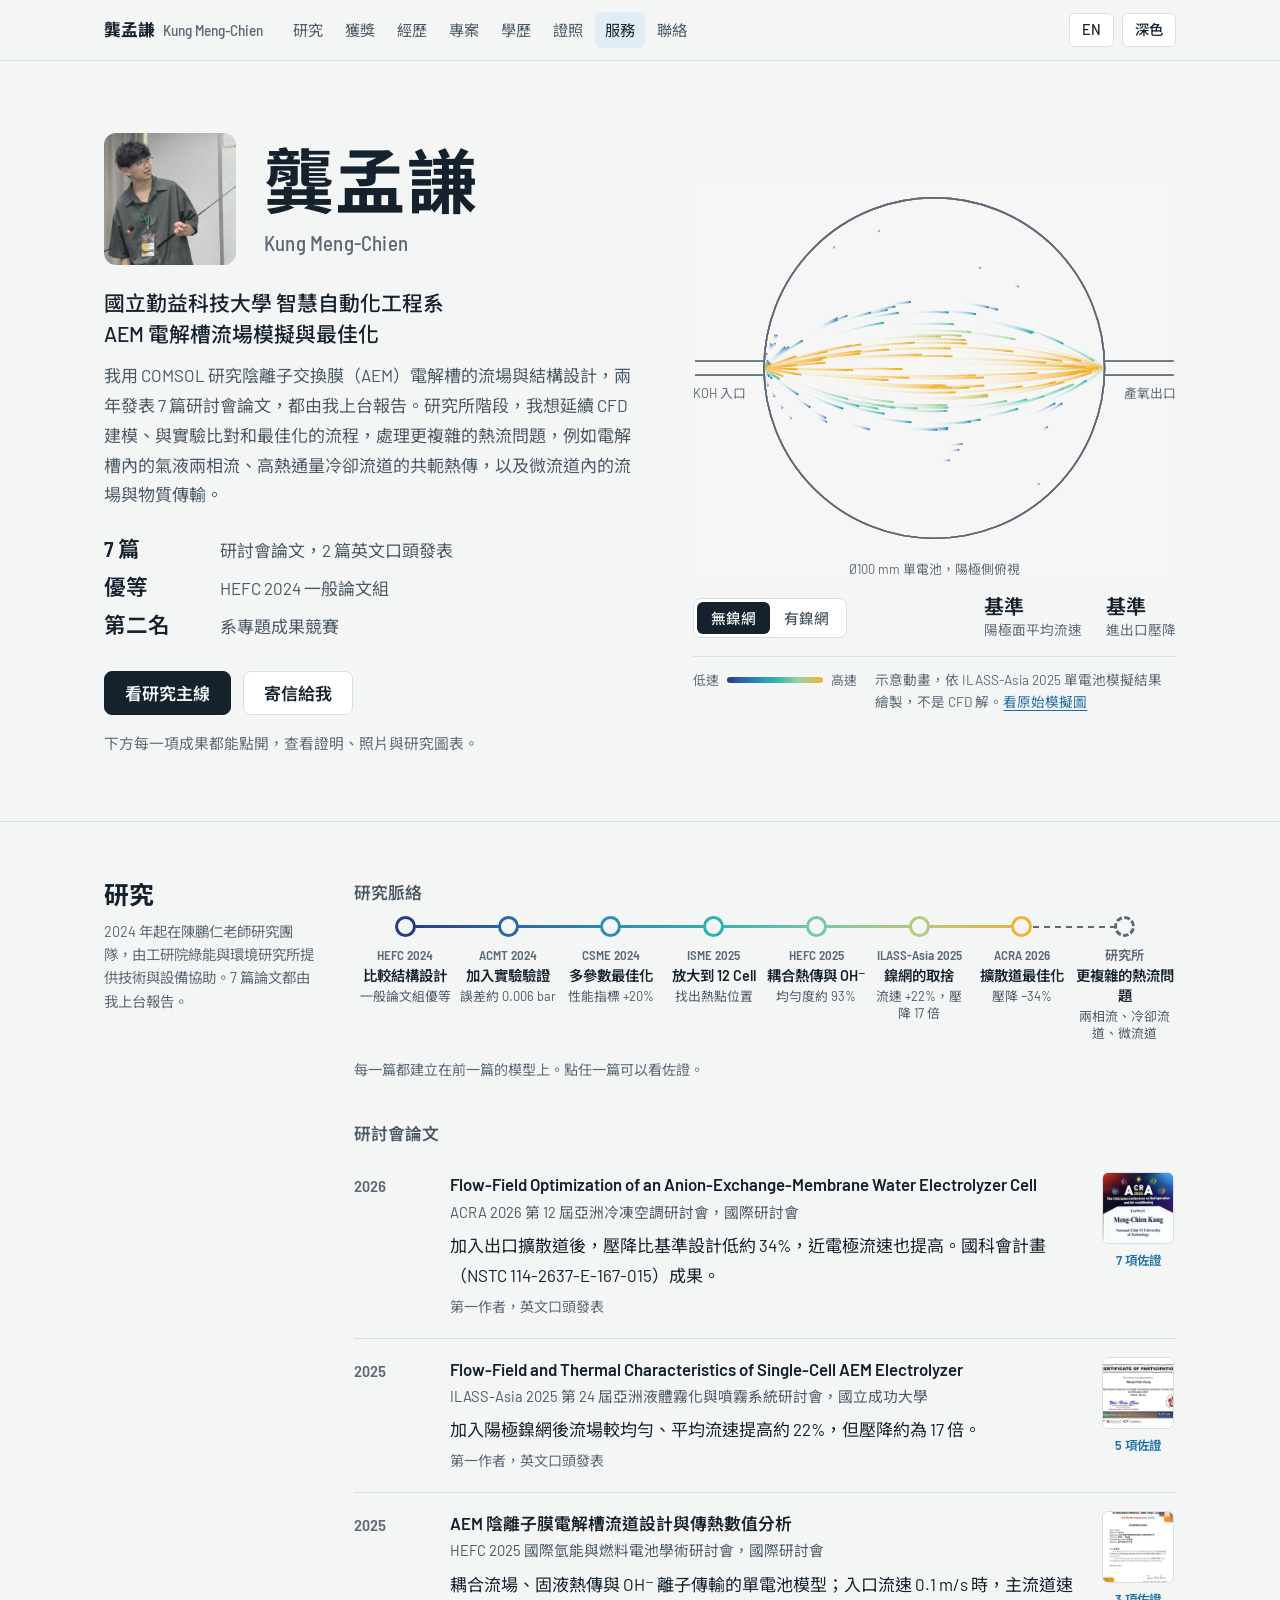
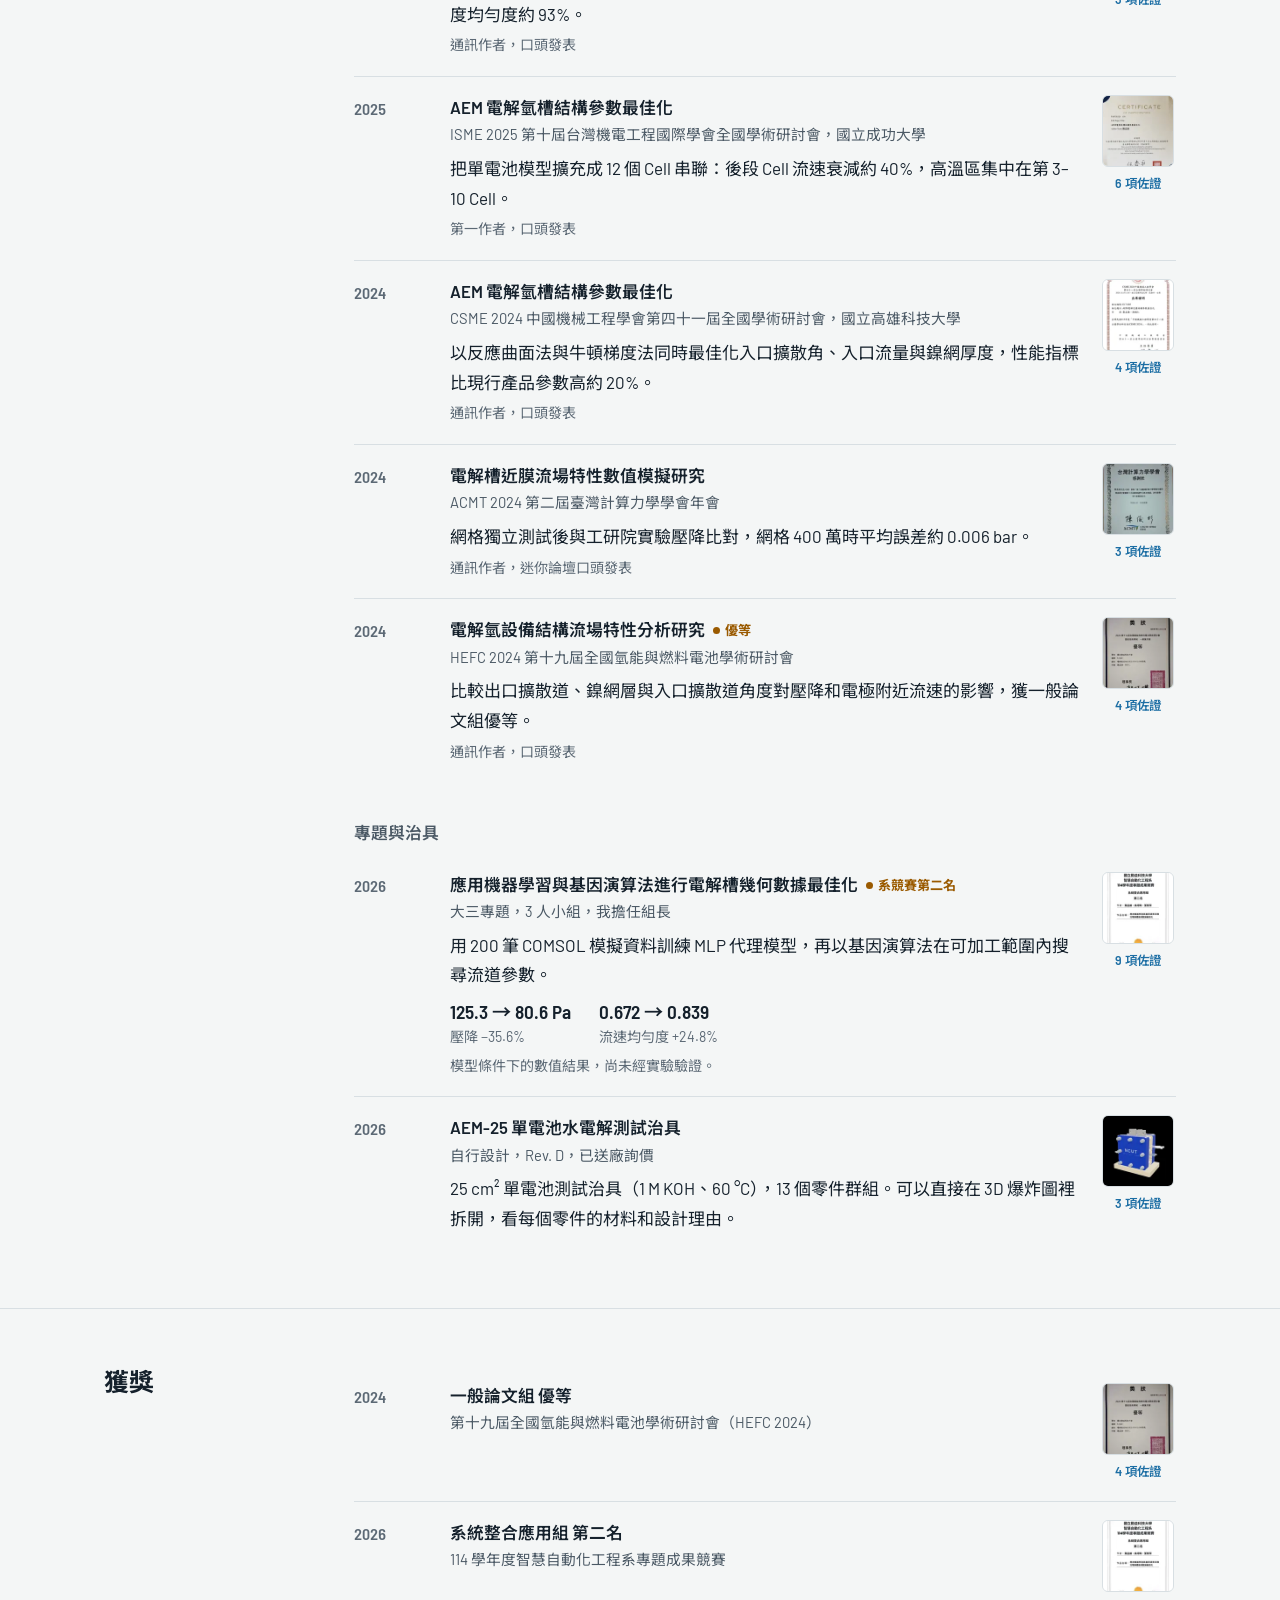
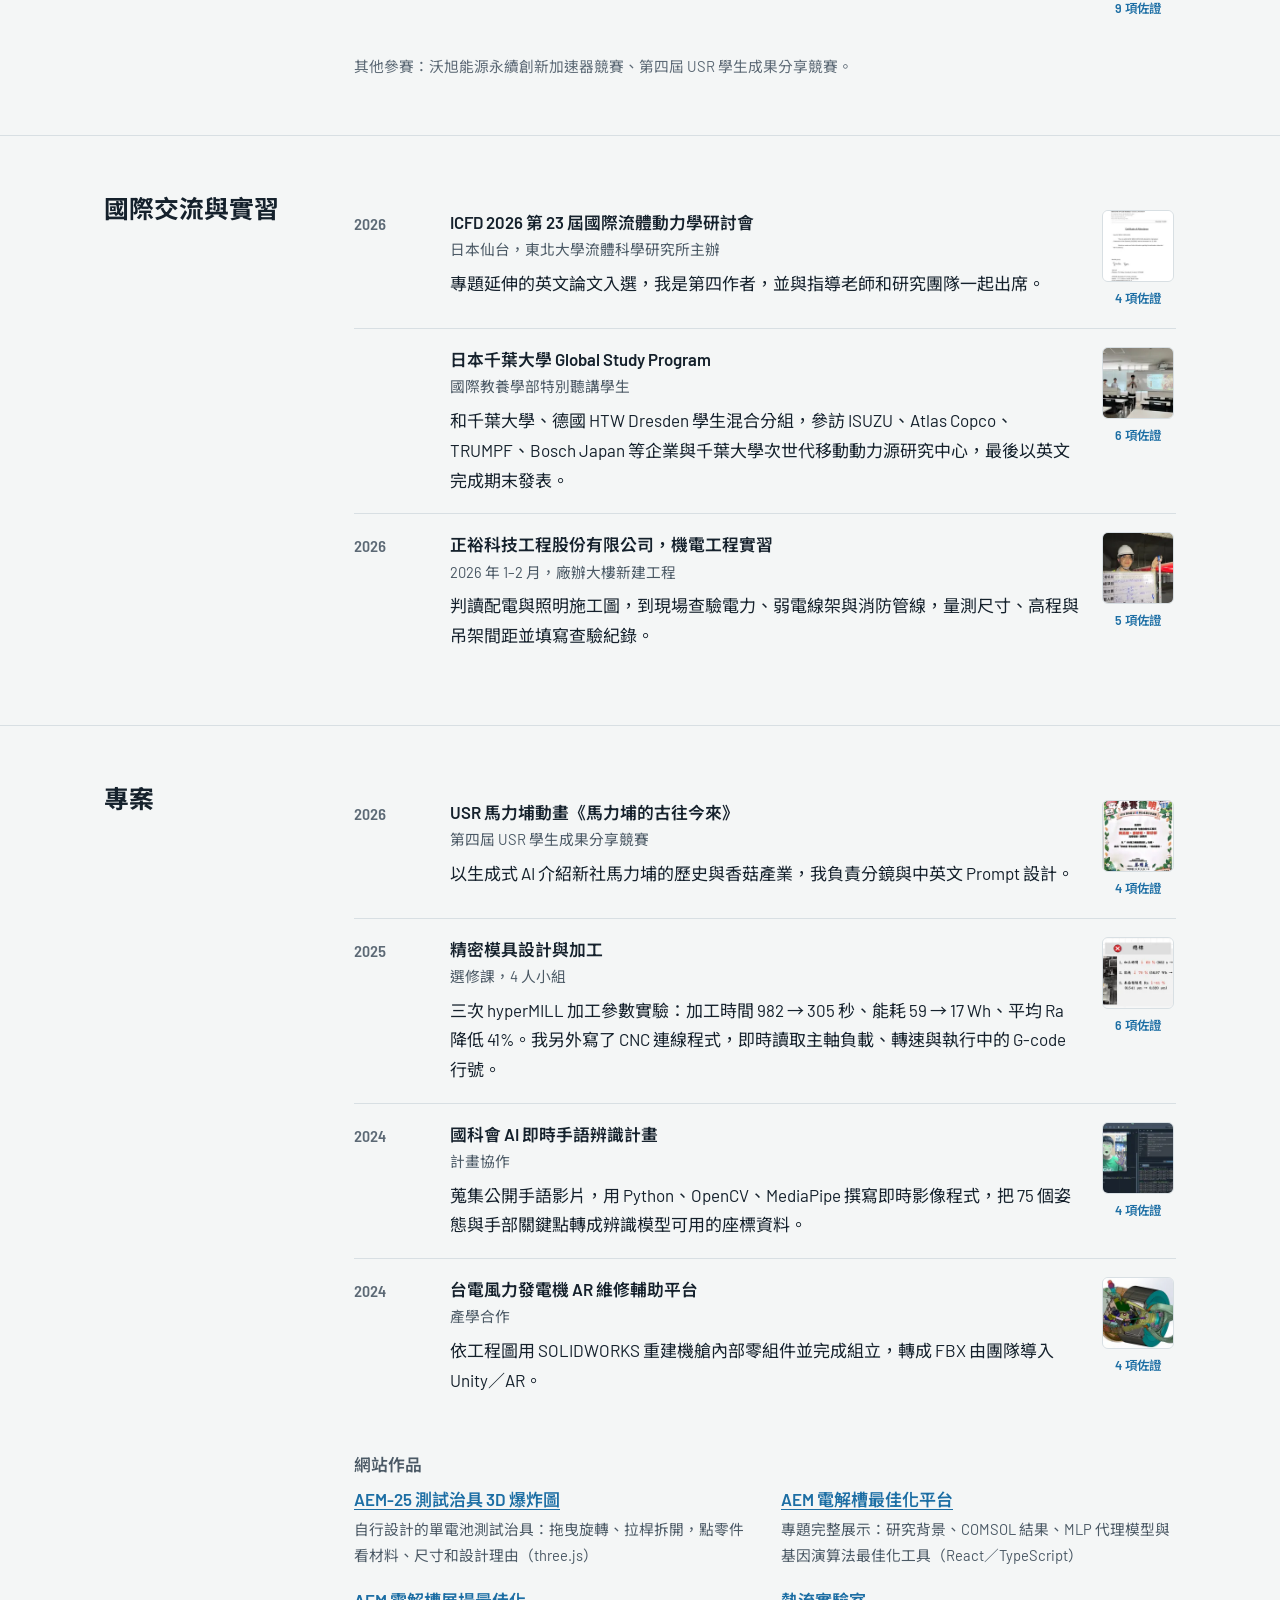
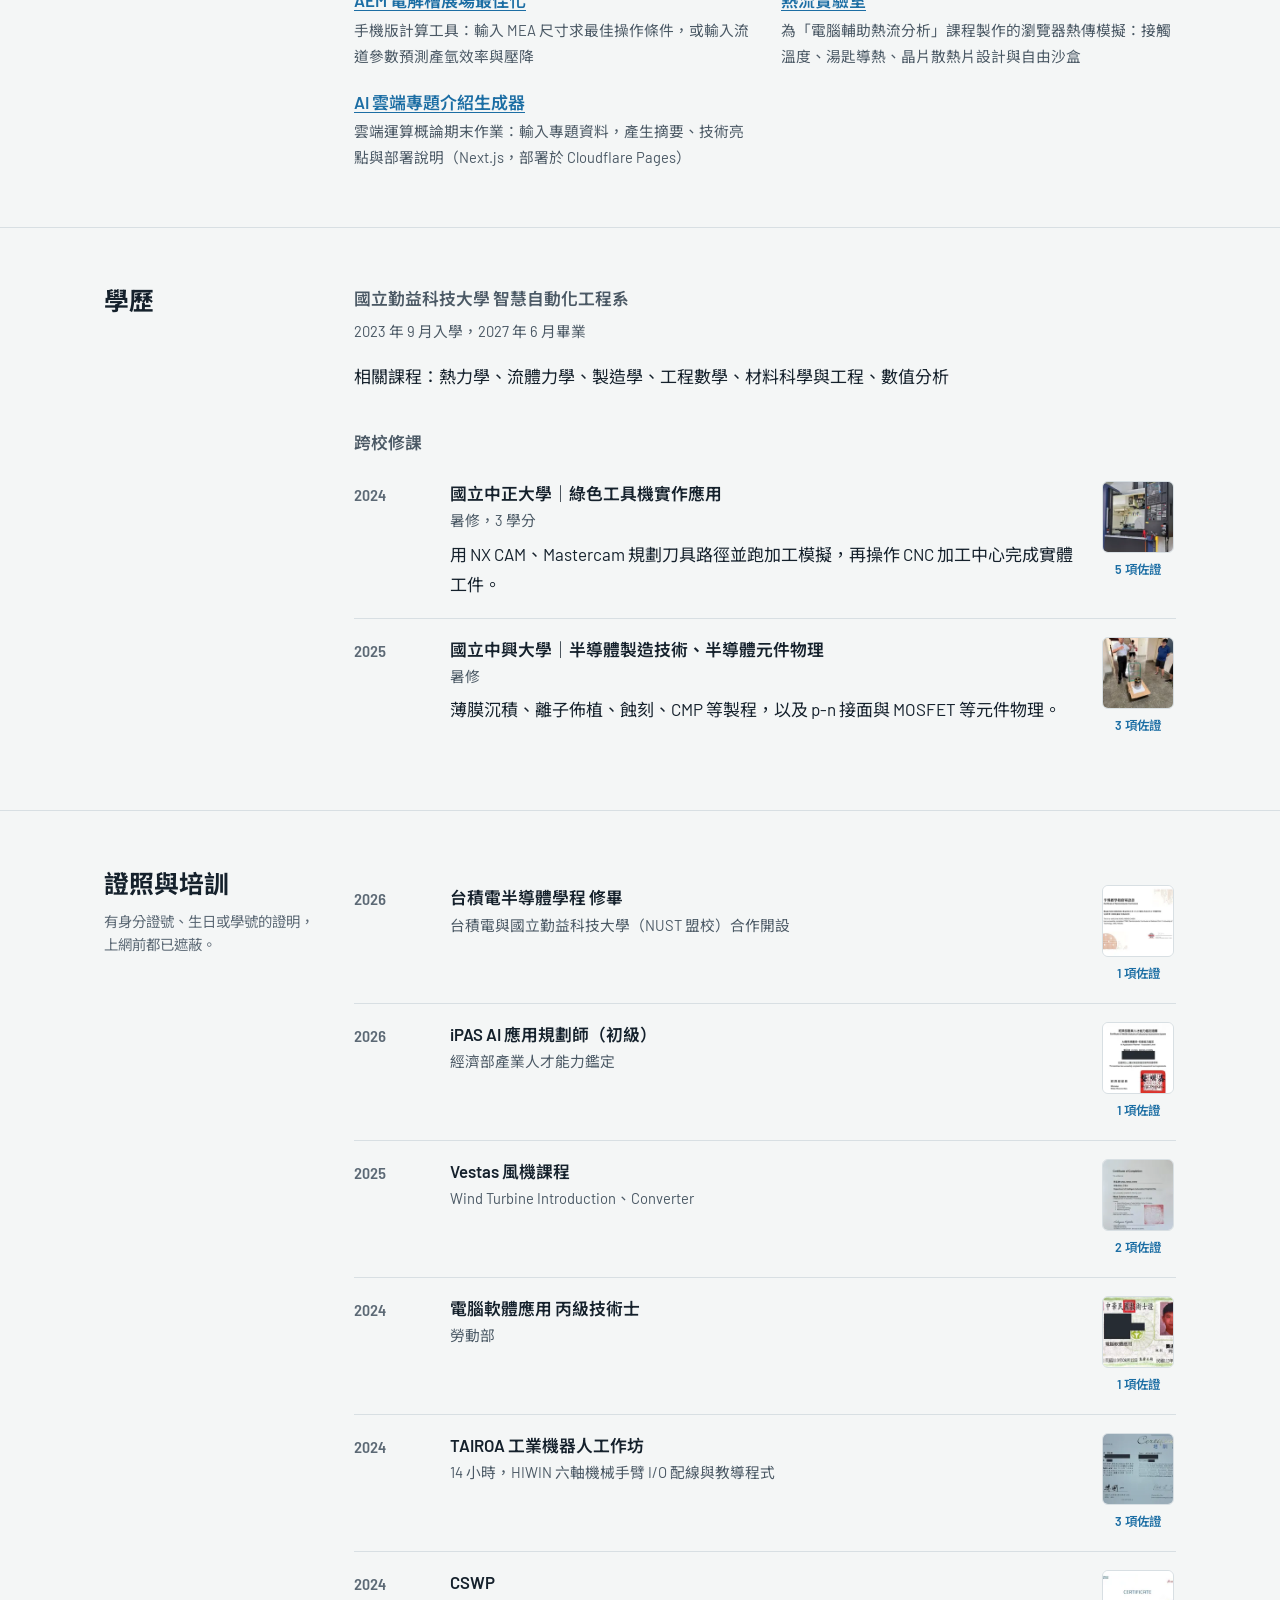
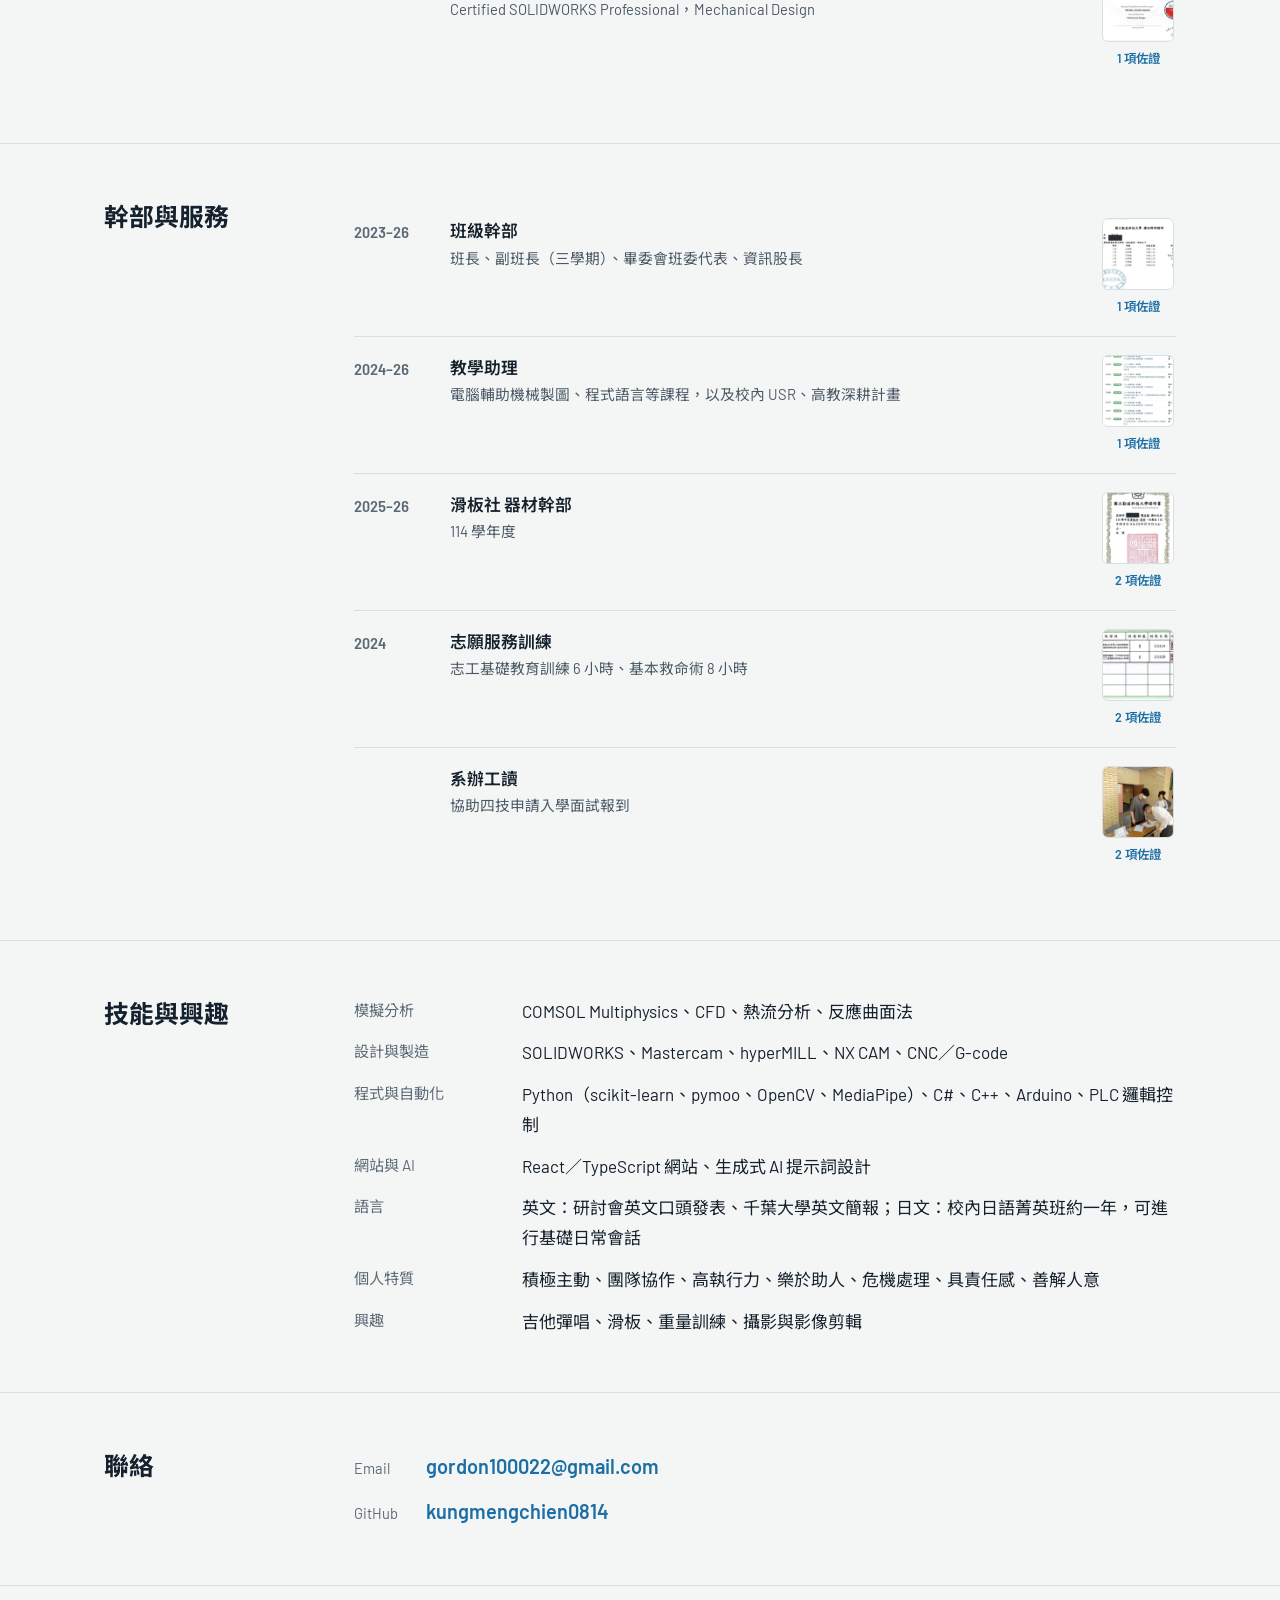
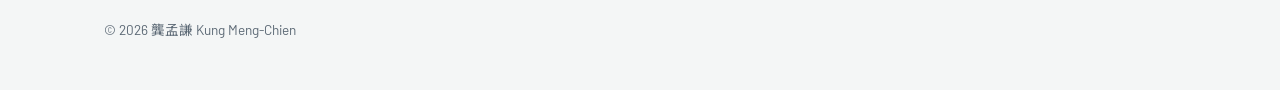
<file: index.html>
<!DOCTYPE html>
<html lang="zh-Hant">
<head>
    <meta charset="UTF-8">
    <meta name="viewport" content="width=device-width, initial-scale=1.0">
    <title>龔孟謙 | Kung Meng-Chien</title>
    <meta name="description" content="龔孟謙，國立勤益科技大學智慧自動化工程系。研究 AEM 電解槽流場模擬與最佳化，發表 7 篇研討會論文，含 2 篇英文口頭發表。每項成果都附證明與照片。">
    <meta property="og:title" content="龔孟謙 | AEM 電解槽流場模擬與最佳化">
    <meta property="og:description" content="7 篇研討會論文、HEFC 2024 優等、系專題競賽第二名，每項成果都附證明與照片。">
    <meta property="og:image" content="https://kungmengchien.uk/profile.jpg">
    <meta property="og:url" content="https://kungmengchien.uk/">
    <link rel="alternate" hreflang="en" href="https://kungmengchien.uk/en/">
    <link rel="preconnect" href="https://fonts.googleapis.com">
    <link rel="preconnect" href="https://fonts.gstatic.com" crossorigin>
    <link href="https://fonts.googleapis.com/css2?family=Barlow:wght@400;500;600;700&family=Barlow+Semi+Condensed:wght@500;600&family=Noto+Sans+TC:wght@400;700&display=swap" rel="stylesheet">
    <link rel="stylesheet" href="assets/site.css?v=20261123b">
    <script>try { var t = localStorage.getItem("theme"); if (t === "dark" || t === "light") document.documentElement.dataset.theme = t; } catch (e) {}</script>
</head>
<body>
    <a class="skip" href="#main">跳到主要內容</a>
    <header class="topbar">
        <div class="wrap">
            <a class="brand" href="#top">龔孟謙<span>Kung Meng-Chien</span></a>
            <nav class="sections" aria-label="頁面章節">
                <a href="#research">研究</a>
                <a href="#awards">獲獎</a>
                <a href="#experience">經歷</a>
                <a href="#projects">專案</a>
                <a href="#education">學歷</a>
                <a href="#credentials">證照</a>
                <a href="#service">服務</a>
                <a href="#contact">聯絡</a>
            </nav>
            <div class="tools">
                <a class="tool" href="en/" lang="en" hreflang="en">EN</a>
                <button class="tool" type="button" data-theme-toggle aria-pressed="false">深色</button>
            </div>
        </div>
    </header>

    <main id="main">
        <section class="hero" id="top">
            <div class="wrap">
                <div>
                    <div class="who">
                        <img class="portrait" src="assets/portrait.webp" width="360" height="360" alt="龔孟謙在研討會上口頭發表">
                        <h1>龔孟謙<span class="latin" lang="en">Kung Meng-Chien</span></h1>
                    </div>
                    <p class="lead">國立勤益科技大學 智慧自動化工程系<br>AEM 電解槽流場模擬與最佳化</p>
                    <p class="statement">我用 COMSOL 研究陰離子交換膜（AEM）電解槽的流場與結構設計，兩年發表 7 篇研討會論文，都由我上台報告。研究所階段，我想延續 CFD 建模、與實驗比對和最佳化的流程，處理更複雜的熱流問題，例如電解槽內的氣液兩相流、高熱通量冷卻流道的共軛熱傳，以及微流道內的流場與物質傳輸。</p>
                    <ul class="facts">
                        <li><b>7 篇</b>研討會論文，2 篇英文口頭發表</li>
                        <li><b>優等</b>HEFC 2024 一般論文組</li>
                        <li><b>第二名</b>系專題成果競賽</li>
                    </ul>
                    <div class="cta">
                        <a class="btn primary" href="#research">看研究主線</a>
                        <a class="btn" href="mailto:gordon100022@gmail.com">寄信給我</a>
                    </div>
                    <p class="hint">下方每一項成果都能點開，查看證明、照片與研究圖表。</p>
                </div>
                <figure class="cell">
                    <div class="cell-stage">
                        <canvas id="flow" role="img" aria-label="Ø100 mm AEM 單電池的流場示意動畫，可切換有無鎳網"></canvas>
                        <span class="lbl in"><span class="full">KOH 入口</span><span class="short">入口</span></span>
                        <span class="lbl out"><span class="full">產氧出口</span><span class="short">出口</span></span>
                        <span class="lbl dia">Ø100 mm 單電池，陽極側俯視</span>
                    </div>
                    <div class="cell-controls">
                        <div class="seg" role="group" aria-label="陽極側鎳網">
                            <button type="button" data-mesh="0" aria-pressed="true">無鎳網</button>
                            <button type="button" data-mesh="1" aria-pressed="false">有鎳網</button>
                        </div>
                        <div class="readout" aria-live="polite">
                            <div><b data-r="speed">基準</b>陽極面平均流速</div>
                            <div><b data-r="dp">基準</b>進出口壓降</div>
                        </div>
                    </div>
                    <figcaption><span class="scale" aria-hidden="true">低速<i></i>高速</span><span>示意動畫，依 ILASS-Asia 2025 單電池模擬結果繪製，不是 CFD 解。<a href="#ev-ilass2025" data-ev="ilass2025">看原始模擬圖</a></span></figcaption>
                </figure>
            </div>
        </section>

        <section class="block" id="research">
            <div class="wrap">
                <div class="block-head">
                    <div>
                        <h2>研究</h2>
                        <p>2024 年起在陳鵬仁老師研究團隊，由工研院綠能與環境研究所提供技術與設備協助。7 篇論文都由我上台報告。</p>
                    </div>
                </div>
                <div>
                    <h3 class="subhead">研究脈絡</h3>
                    <ol class="path" aria-label="7 篇論文的研究演進，由舊到新">
                        <li><a data-ev="hefc2024"><span class="dot"></span><span class="venue">HEFC 2024</span><span class="step">比較結構設計</span><span class="gain">一般論文組優等</span></a></li>
                        <li><a data-ev="acmt2024"><span class="dot"></span><span class="venue">ACMT 2024</span><span class="step">加入實驗驗證</span><span class="gain">誤差約 0.006 bar</span></a></li>
                        <li><a data-ev="csme2024"><span class="dot"></span><span class="venue">CSME 2024</span><span class="step">多參數最佳化</span><span class="gain">性能指標 +20%</span></a></li>
                        <li><a data-ev="isme2025"><span class="dot"></span><span class="venue">ISME 2025</span><span class="step">放大到 12 Cell</span><span class="gain">找出熱點位置</span></a></li>
                        <li><a data-ev="hefc2025"><span class="dot"></span><span class="venue">HEFC 2025</span><span class="step">耦合熱傳與 OH⁻</span><span class="gain">均勻度約 93%</span></a></li>
                        <li><a data-ev="ilass2025"><span class="dot"></span><span class="venue">ILASS-Asia 2025</span><span class="step">鎳網的取捨</span><span class="gain">流速 +22%，壓降 17 倍</span></a></li>
                        <li><a data-ev="acra2026"><span class="dot"></span><span class="venue">ACRA 2026</span><span class="step">擴散道最佳化</span><span class="gain">壓降 −34%</span></a></li>
                        <li><span class="future"><span class="dot"></span><span class="venue">研究所</span><span class="step">更複雜的熱流問題</span><span class="gain">兩相流、冷卻流道、微流道</span></span></li>
                    </ol>
                    <p class="path-note">每一篇都建立在前一篇的模型上。點任一篇可以看佐證。</p>

                    <h3 class="subhead">研討會論文</h3>
                    <ul class="rows">
                        <li><a class="row" data-ev="acra2026">
                            <span class="when">2026</span>
                            <span class="what">
                                <span class="title" lang="en">Flow-Field Optimization of an Anion-Exchange-Membrane Water Electrolyzer Cell</span>
                                <span class="meta">ACRA 2026 第 12 屆亞洲冷凍空調研討會，國際研討會</span>
                                <span class="detail">加入出口擴散道後，壓降比基準設計低約 34%，近電極流速也提高。國科會計畫（NSTC 114-2637-E-167-015）成果。</span>
                                <span class="role">第一作者，英文口頭發表</span>
                            </span>
                        </a></li>
                        <li><a class="row" data-ev="ilass2025">
                            <span class="when">2025</span>
                            <span class="what">
                                <span class="title" lang="en">Flow-Field and Thermal Characteristics of Single-Cell AEM Electrolyzer</span>
                                <span class="meta">ILASS-Asia 2025 第 24 屆亞洲液體霧化與噴霧系統研討會，國立成功大學</span>
                                <span class="detail">加入陽極鎳網後流場較均勻、平均流速提高約 22%，但壓降約為 17 倍。</span>
                                <span class="role">第一作者，英文口頭發表</span>
                            </span>
                        </a></li>
                        <li><a class="row" data-ev="hefc2025">
                            <span class="when">2025</span>
                            <span class="what">
                                <span class="title">AEM 陰離子膜電解槽流道設計與傳熱數值分析</span>
                                <span class="meta">HEFC 2025 國際氫能與燃料電池學術研討會，國際研討會</span>
                                <span class="detail">耦合流場、固液熱傳與 OH⁻ 離子傳輸的單電池模型；入口流速 0.1 m/s 時，主流道速度均勻度約 93%。</span>
                                <span class="role">通訊作者，口頭發表</span>
                            </span>
                        </a></li>
                        <li><a class="row" data-ev="isme2025">
                            <span class="when">2025</span>
                            <span class="what">
                                <span class="title">AEM 電解氫槽結構參數最佳化</span>
                                <span class="meta">ISME 2025 第十屆台灣機電工程國際學會全國學術研討會，國立成功大學</span>
                                <span class="detail">把單電池模型擴充成 12 個 Cell 串聯：後段 Cell 流速衰減約 40%，高溫區集中在第 3–10 Cell。</span>
                                <span class="role">第一作者，口頭發表</span>
                            </span>
                        </a></li>
                        <li><a class="row" data-ev="csme2024">
                            <span class="when">2024</span>
                            <span class="what">
                                <span class="title">AEM 電解氫槽結構參數最佳化</span>
                                <span class="meta">CSME 2024 中國機械工程學會第四十一屆全國學術研討會，國立高雄科技大學</span>
                                <span class="detail">以反應曲面法與牛頓梯度法同時最佳化入口擴散角、入口流量與鎳網厚度，性能指標比現行產品參數高約 20%。</span>
                                <span class="role">通訊作者，口頭發表</span>
                            </span>
                        </a></li>
                        <li><a class="row" data-ev="acmt2024">
                            <span class="when">2024</span>
                            <span class="what">
                                <span class="title">電解槽近膜流場特性數值模擬研究</span>
                                <span class="meta">ACMT 2024 第二屆臺灣計算力學學會年會</span>
                                <span class="detail">網格獨立測試後與工研院實驗壓降比對，網格 400 萬時平均誤差約 0.006 bar。</span>
                                <span class="role">通訊作者，迷你論壇口頭發表</span>
                            </span>
                        </a></li>
                        <li><a class="row" data-ev="hefc2024">
                            <span class="when">2024</span>
                            <span class="what">
                                <span class="title">電解氫設備結構流場特性分析研究<span class="mark">優等</span></span>
                                <span class="meta">HEFC 2024 第十九屆全國氫能與燃料電池學術研討會</span>
                                <span class="detail">比較出口擴散道、鎳網層與入口擴散道角度對壓降和電極附近流速的影響，獲一般論文組優等。</span>
                                <span class="role">通訊作者，口頭發表</span>
                            </span>
                        </a></li>
                    </ul>

                    <h3 class="subhead">專題與治具</h3>
                    <ul class="rows">
                        <li><a class="row" data-ev="capstone">
                            <span class="when">2026</span>
                            <span class="what">
                                <span class="title">應用機器學習與基因演算法進行電解槽幾何數據最佳化<span class="mark">系競賽第二名</span></span>
                                <span class="meta">大三專題，3 人小組，我擔任組長</span>
                                <span class="detail">用 200 筆 COMSOL 模擬資料訓練 MLP 代理模型，再以基因演算法在可加工範圍內搜尋流道參數。</span>
                                <span class="figures">
                                    <span><b>125.3 → 80.6 Pa</b>壓降 −35.6%</span>
                                    <span><b>0.672 → 0.839</b>流速均勻度 +24.8%</span>
                                </span>
                                <span class="role">模型條件下的數值結果，尚未經實驗驗證。</span>
                            </span>
                        </a></li>
                        <li><a class="row" data-ev="fixture">
                            <span class="when">2026</span>
                            <span class="what">
                                <span class="title">AEM-25 單電池水電解測試治具</span>
                                <span class="meta">自行設計，Rev. D，已送廠詢價</span>
                                <span class="detail">25 cm² 單電池測試治具（1 M KOH、60 °C），13 個零件群組。可以直接在 3D 爆炸圖裡拆開，看每個零件的材料和設計理由。</span>
                            </span>
                        </a></li>
                    </ul>
                </div>
            </div>
        </section>

        <section class="block" id="awards">
            <div class="wrap">
                <div class="block-head"><div><h2>獲獎</h2></div></div>
                <div>
                    <ul class="rows">
                        <li><a class="row" data-ev="hefc2024">
                            <span class="when">2024</span>
                            <span class="what">
                                <span class="title">一般論文組 優等</span>
                                <span class="meta">第十九屆全國氫能與燃料電池學術研討會（HEFC 2024）</span>
                            </span>
                        </a></li>
                        <li><a class="row" data-ev="capstone">
                            <span class="when">2026</span>
                            <span class="what">
                                <span class="title">系統整合應用組 第二名</span>
                                <span class="meta">114 學年度智慧自動化工程系專題成果競賽</span>
                            </span>
                        </a></li>
                    </ul>
                    <p class="note">其他參賽：沃旭能源永續創新加速器競賽、第四屆 USR 學生成果分享競賽。</p>
                </div>
            </div>
        </section>

        <section class="block" id="experience">
            <div class="wrap">
                <div class="block-head"><div><h2>國際交流與實習</h2></div></div>
                <div>
                    <ul class="rows">
                        <li><a class="row" data-ev="icfd">
                            <span class="when">2026</span>
                            <span class="what">
                                <span class="title">ICFD 2026 第 23 屆國際流體動力學研討會</span>
                                <span class="meta">日本仙台，東北大學流體科學研究所主辦</span>
                                <span class="detail">專題延伸的英文論文入選，我是第四作者，並與指導老師和研究團隊一起出席。</span>
                            </span>
                        </a></li>
                        <li><a class="row" data-ev="chiba">
                            <span class="when"></span>
                            <span class="what">
                                <span class="title">日本千葉大學 Global Study Program</span>
                                <span class="meta">國際教養學部特別聽講學生</span>
                                <span class="detail">和千葉大學、德國 HTW Dresden 學生混合分組，參訪 ISUZU、Atlas Copco、TRUMPF、Bosch Japan 等企業與千葉大學次世代移動動力源研究中心，最後以英文完成期末發表。</span>
                            </span>
                        </a></li>
                        <li><a class="row" data-ev="intern">
                            <span class="when">2026</span>
                            <span class="what">
                                <span class="title">正裕科技工程股份有限公司，機電工程實習</span>
                                <span class="meta">2026 年 1–2 月，廠辦大樓新建工程</span>
                                <span class="detail">判讀配電與照明施工圖，到現場查驗電力、弱電線架與消防管線，量測尺寸、高程與吊架間距並填寫查驗紀錄。</span>
                            </span>
                        </a></li>
                    </ul>
                </div>
            </div>
        </section>

        <section class="block" id="projects">
            <div class="wrap">
                <div class="block-head"><div><h2>專案</h2></div></div>
                <div>
                    <ul class="rows">
                        <li><a class="row" data-ev="usr">
                            <span class="when">2026</span>
                            <span class="what">
                                <span class="title">USR 馬力埔動畫《馬力埔的古往今來》</span>
                                <span class="meta">第四屆 USR 學生成果分享競賽</span>
                                <span class="detail">以生成式 AI 介紹新社馬力埔的歷史與香菇產業，我負責分鏡與中英文 Prompt 設計。</span>
                            </span>
                        </a></li>
                        <li><a class="row" data-ev="cnc">
                            <span class="when">2025</span>
                            <span class="what">
                                <span class="title">精密模具設計與加工</span>
                                <span class="meta">選修課，4 人小組</span>
                                <span class="detail">三次 hyperMILL 加工參數實驗：加工時間 982 → 305 秒、能耗 59 → 17 Wh、平均 Ra 降低 41%。我另外寫了 CNC 連線程式，即時讀取主軸負載、轉速與執行中的 G-code 行號。</span>
                            </span>
                        </a></li>
                        <li><a class="row" data-ev="sign">
                            <span class="when">2024</span>
                            <span class="what">
                                <span class="title">國科會 AI 即時手語辨識計畫</span>
                                <span class="meta">計畫協作</span>
                                <span class="detail">蒐集公開手語影片，用 Python、OpenCV、MediaPipe 撰寫即時影像程式，把 75 個姿態與手部關鍵點轉成辨識模型可用的座標資料。</span>
                            </span>
                        </a></li>
                        <li><a class="row" data-ev="wind">
                            <span class="when">2024</span>
                            <span class="what">
                                <span class="title">台電風力發電機 AR 維修輔助平台</span>
                                <span class="meta">產學合作</span>
                                <span class="detail">依工程圖用 SOLIDWORKS 重建機艙內部零組件並完成組立，轉成 FBX 由團隊導入 Unity／AR。</span>
                            </span>
                        </a></li>
                    </ul>

                    <h3 class="subhead">網站作品</h3>
                    <ul class="sites">
                        <li><a href="aem-25/?lang=zh">AEM-25 測試治具 3D 爆炸圖</a><span>自行設計的單電池測試治具：拖曳旋轉、拉桿拆開，點零件看材料、尺寸和設計理由（three.js）</span></li>
                        <li><a href="https://aem-electrolyzer-optimization-site.pages.dev/" target="_blank" rel="noopener">AEM 電解槽最佳化平台</a><span>專題完整展示：研究背景、COMSOL 結果、MLP 代理模型與基因演算法最佳化工具（React／TypeScript）</span></li>
                        <li><a href="https://aem-mobile-demo.pages.dev/" target="_blank" rel="noopener">AEM 電解槽展場最佳化</a><span>手機版計算工具：輸入 MEA 尺寸求最佳操作條件，或輸入流道參數預測產氫效率與壓降</span></li>
                        <li><a href="heat-lab/">熱流實驗室</a><span>為「電腦輔助熱流分析」課程製作的瀏覽器熱傳模擬：接觸溫度、湯匙導熱、晶片散熱片設計與自由沙盒</span></li>
                        <li><a href="https://ai-cloud-project-generator.pages.dev/" target="_blank" rel="noopener">AI 雲端專題介紹生成器</a><span>雲端運算概論期末作業：輸入專題資料，產生摘要、技術亮點與部署說明（Next.js，部署於 Cloudflare Pages）</span></li>
                    </ul>
                </div>
            </div>
        </section>

        <section class="block" id="education">
            <div class="wrap">
                <div class="block-head"><div><h2>學歷</h2></div></div>
                <div>
                    <h3 class="subhead">國立勤益科技大學 智慧自動化工程系</h3>
                    <p class="meta">2023 年 9 月入學，2027 年 6 月畢業</p>
                    <p>相關課程：熱力學、流體力學、製造學、工程數學、材料科學與工程、數值分析</p>

                    <h3 class="subhead">跨校修課</h3>
                    <ul class="rows">
                        <li><a class="row" data-ev="ccu">
                            <span class="when">2024</span>
                            <span class="what">
                                <span class="title">國立中正大學｜綠色工具機實作應用</span>
                                <span class="meta">暑修，3 學分</span>
                                <span class="detail">用 NX CAM、Mastercam 規劃刀具路徑並跑加工模擬，再操作 CNC 加工中心完成實體工件。</span>
                            </span>
                        </a></li>
                        <li><a class="row" data-ev="nchu">
                            <span class="when">2025</span>
                            <span class="what">
                                <span class="title">國立中興大學｜半導體製造技術、半導體元件物理</span>
                                <span class="meta">暑修</span>
                                <span class="detail">薄膜沉積、離子佈植、蝕刻、CMP 等製程，以及 p-n 接面與 MOSFET 等元件物理。</span>
                            </span>
                        </a></li>
                    </ul>
                </div>
            </div>
        </section>

        <section class="block" id="credentials">
            <div class="wrap">
                <div class="block-head"><div><h2>證照與培訓</h2><p>有身分證號、生日或學號的證明，上網前都已遮蔽。</p></div></div>
                <div>
                    <ul class="rows">
                        <li><a class="row" data-ev="tsmc">
                            <span class="when">2026</span>
                            <span class="what"><span class="title">台積電半導體學程 修畢</span><span class="meta">台積電與國立勤益科技大學（NUST 盟校）合作開設</span></span>
                        </a></li>
                        <li><a class="row" data-ev="ipas">
                            <span class="when">2026</span>
                            <span class="what"><span class="title">iPAS AI 應用規劃師（初級）</span><span class="meta">經濟部產業人才能力鑑定</span></span>
                        </a></li>
                        <li><a class="row" data-ev="vestas">
                            <span class="when">2025</span>
                            <span class="what"><span class="title">Vestas 風機課程</span><span class="meta">Wind Turbine Introduction、Converter</span></span>
                        </a></li>
                        <li><a class="row" data-ev="tqc">
                            <span class="when">2024</span>
                            <span class="what"><span class="title">電腦軟體應用 丙級技術士</span><span class="meta">勞動部</span></span>
                        </a></li>
                        <li><a class="row" data-ev="tairoa">
                            <span class="when">2024</span>
                            <span class="what"><span class="title">TAIROA 工業機器人工作坊</span><span class="meta">14 小時，HIWIN 六軸機械手臂 I/O 配線與教導程式</span></span>
                        </a></li>
                        <li><a class="row" data-ev="cswp">
                            <span class="when">2024</span>
                            <span class="what"><span class="title">CSWP</span><span class="meta">Certified SOLIDWORKS Professional，Mechanical Design</span></span>
                        </a></li>
                    </ul>
                </div>
            </div>
        </section>

        <section class="block" id="service">
            <div class="wrap">
                <div class="block-head"><div><h2>幹部與服務</h2></div></div>
                <div>
                    <ul class="rows">
                        <li><a class="row" data-ev="cadre">
                            <span class="when">2023–26</span>
                            <span class="what"><span class="title">班級幹部</span><span class="meta">班長、副班長（三學期）、畢委會班委代表、資訊股長</span></span>
                        </a></li>
                        <li><a class="row" data-ev="ta">
                            <span class="when">2024–26</span>
                            <span class="what"><span class="title">教學助理</span><span class="meta">電腦輔助機械製圖、程式語言等課程，以及校內 USR、高教深耕計畫</span></span>
                        </a></li>
                        <li><a class="row" data-ev="skate">
                            <span class="when">2025–26</span>
                            <span class="what"><span class="title">滑板社 器材幹部</span><span class="meta">114 學年度</span></span>
                        </a></li>
                        <li><a class="row" data-ev="bls">
                            <span class="when">2024</span>
                            <span class="what"><span class="title">志願服務訓練</span><span class="meta">志工基礎教育訓練 6 小時、基本救命術 8 小時</span></span>
                        </a></li>
                        <li><a class="row" data-ev="office">
                            <span class="when"></span>
                            <span class="what"><span class="title">系辦工讀</span><span class="meta">協助四技申請入學面試報到</span></span>
                        </a></li>
                    </ul>
                </div>
            </div>
        </section>

        <section class="block" id="skills">
            <div class="wrap">
                <div class="block-head"><div><h2>技能與興趣</h2></div></div>
                <div>
                    <dl class="skills">
                        <dt>模擬分析</dt><dd>COMSOL Multiphysics、CFD、熱流分析、反應曲面法</dd>
                        <dt>設計與製造</dt><dd>SOLIDWORKS、Mastercam、hyperMILL、NX CAM、CNC／G-code</dd>
                        <dt>程式與自動化</dt><dd>Python（scikit-learn、pymoo、OpenCV、MediaPipe）、C#、C++、Arduino、PLC 邏輯控制</dd>
                        <dt>網站與 AI</dt><dd>React／TypeScript 網站、生成式 AI 提示詞設計</dd>
                        <dt>語言</dt><dd>英文：研討會英文口頭發表、千葉大學英文簡報；日文：校內日語菁英班約一年，可進行基礎日常會話</dd>
                        <dt>個人特質</dt><dd>積極主動、團隊協作、高執行力、樂於助人、危機處理、具責任感、善解人意</dd>
                        <dt>興趣</dt><dd>吉他彈唱、滑板、重量訓練、攝影與影像剪輯</dd>
                    </dl>
                </div>
            </div>
        </section>

        <section class="block" id="contact">
            <div class="wrap">
                <div class="block-head"><div><h2>聯絡</h2></div></div>
                <div>
                    <ul class="contact-list">
                        <li><span>Email</span><a href="mailto:gordon100022@gmail.com">gordon100022@gmail.com</a></li>
                        <li><span>GitHub</span><a href="https://github.com/kungmengchien0814" target="_blank" rel="noopener">kungmengchien0814</a></li>
                    </ul>
                </div>
            </div>
        </section>
    </main>

    <footer>
        <div class="wrap">© 2026 龔孟謙 Kung Meng-Chien</div>
    </footer>

    <script src="assets/evidence.js?v=20261123b"></script>
    <script src="assets/site.js?v=20261123b"></script>
</body>
</html>
</file>
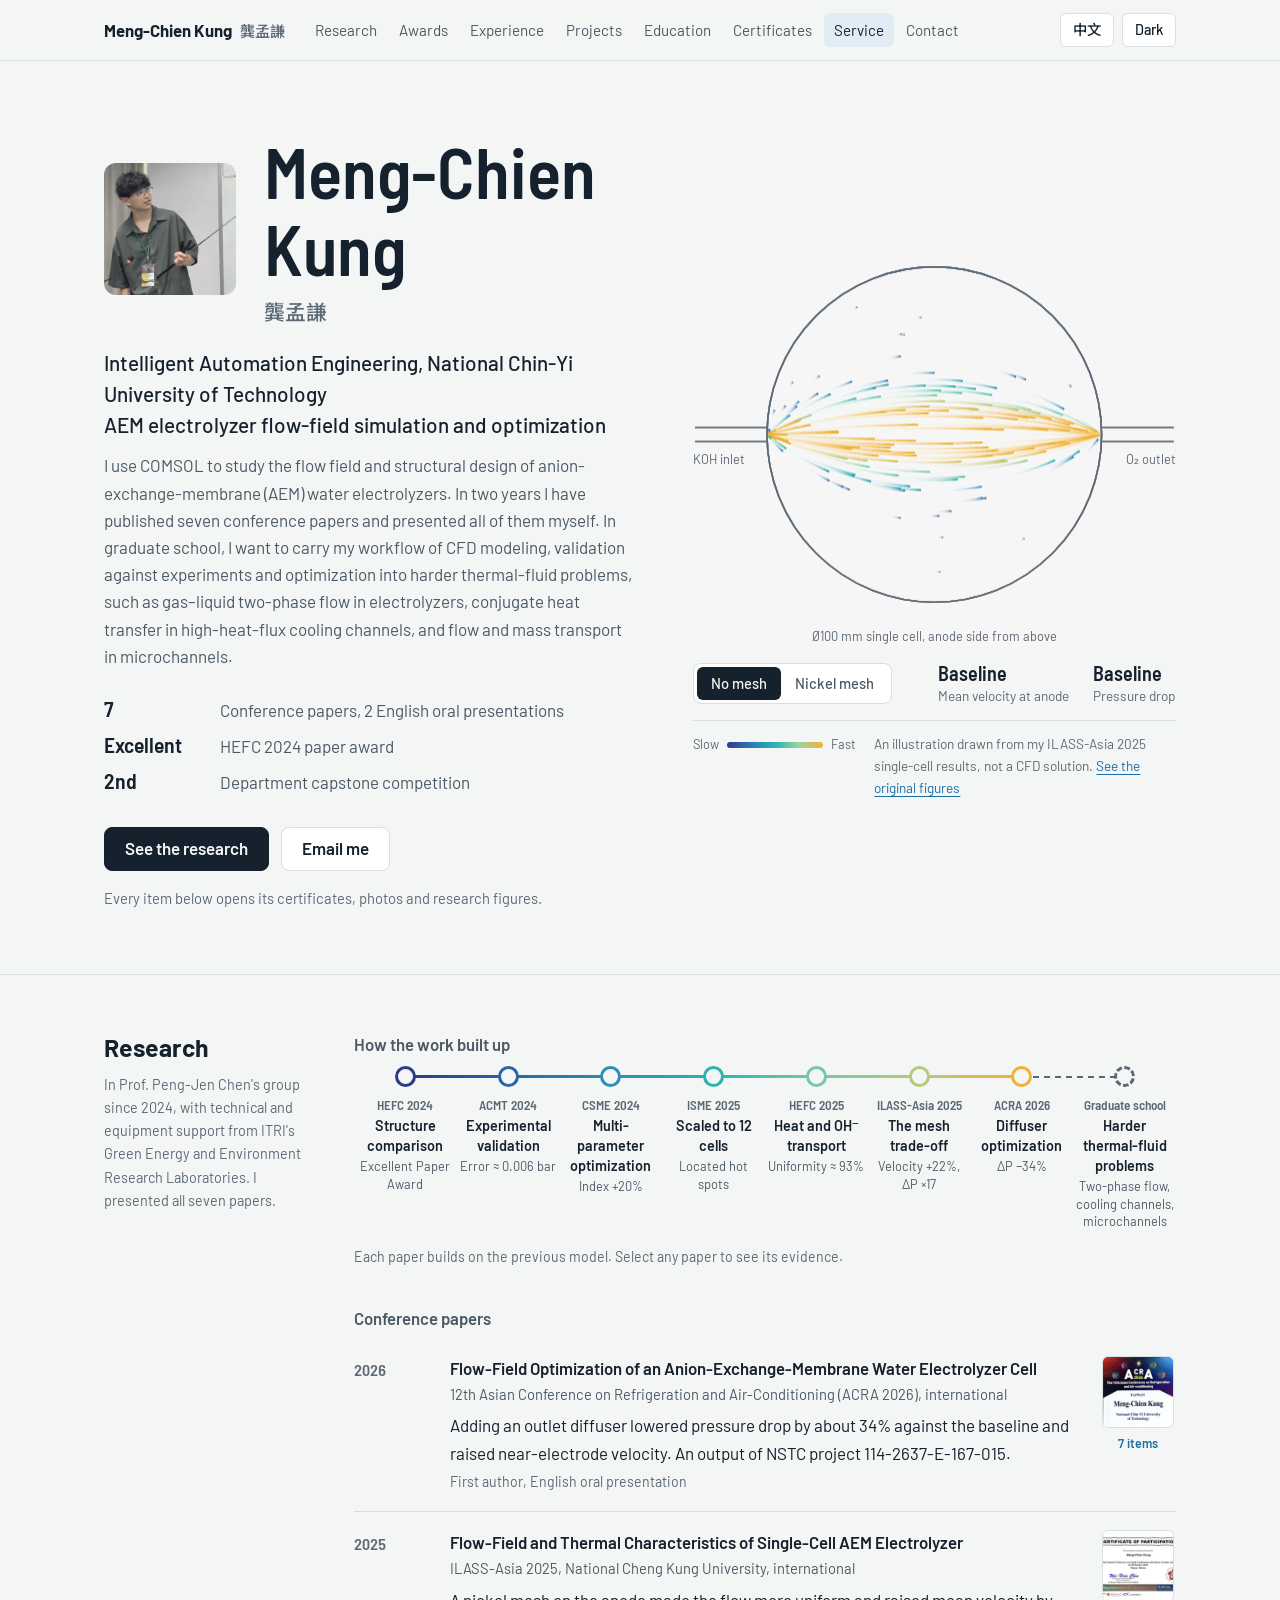
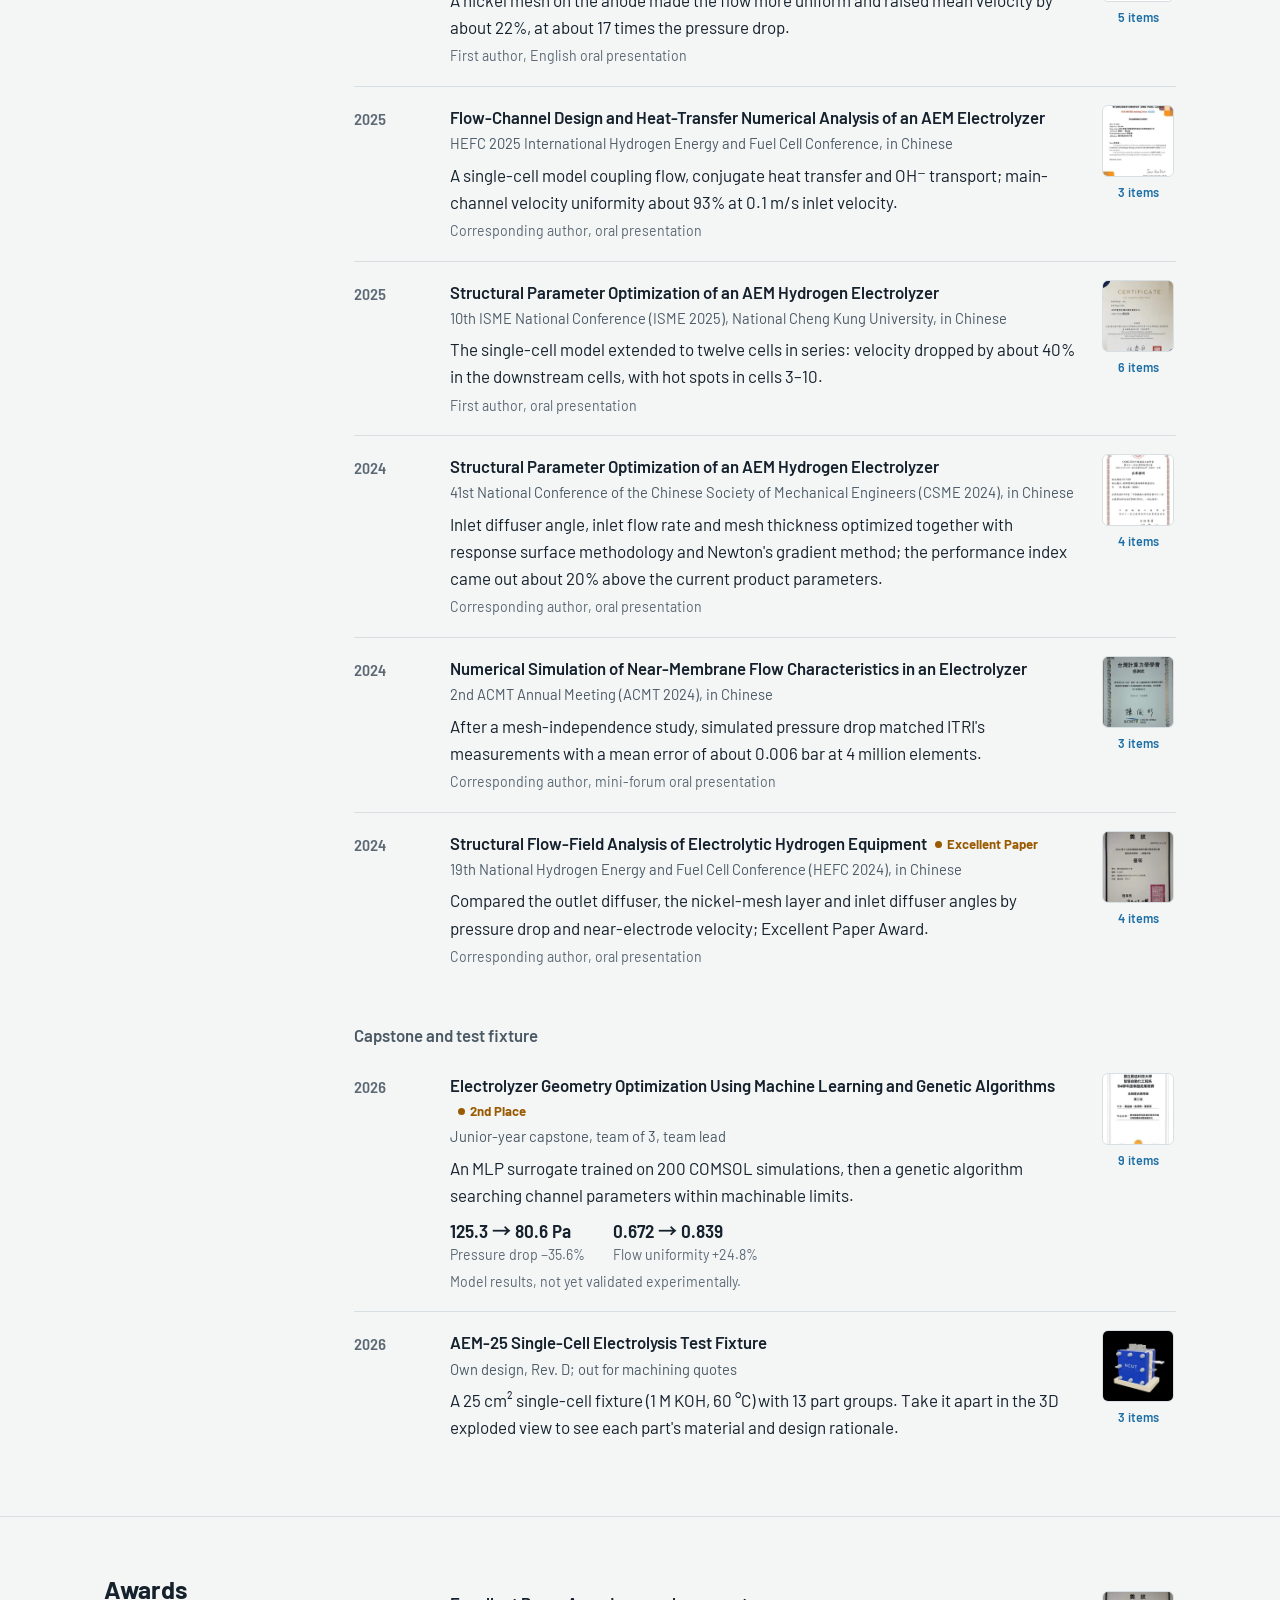
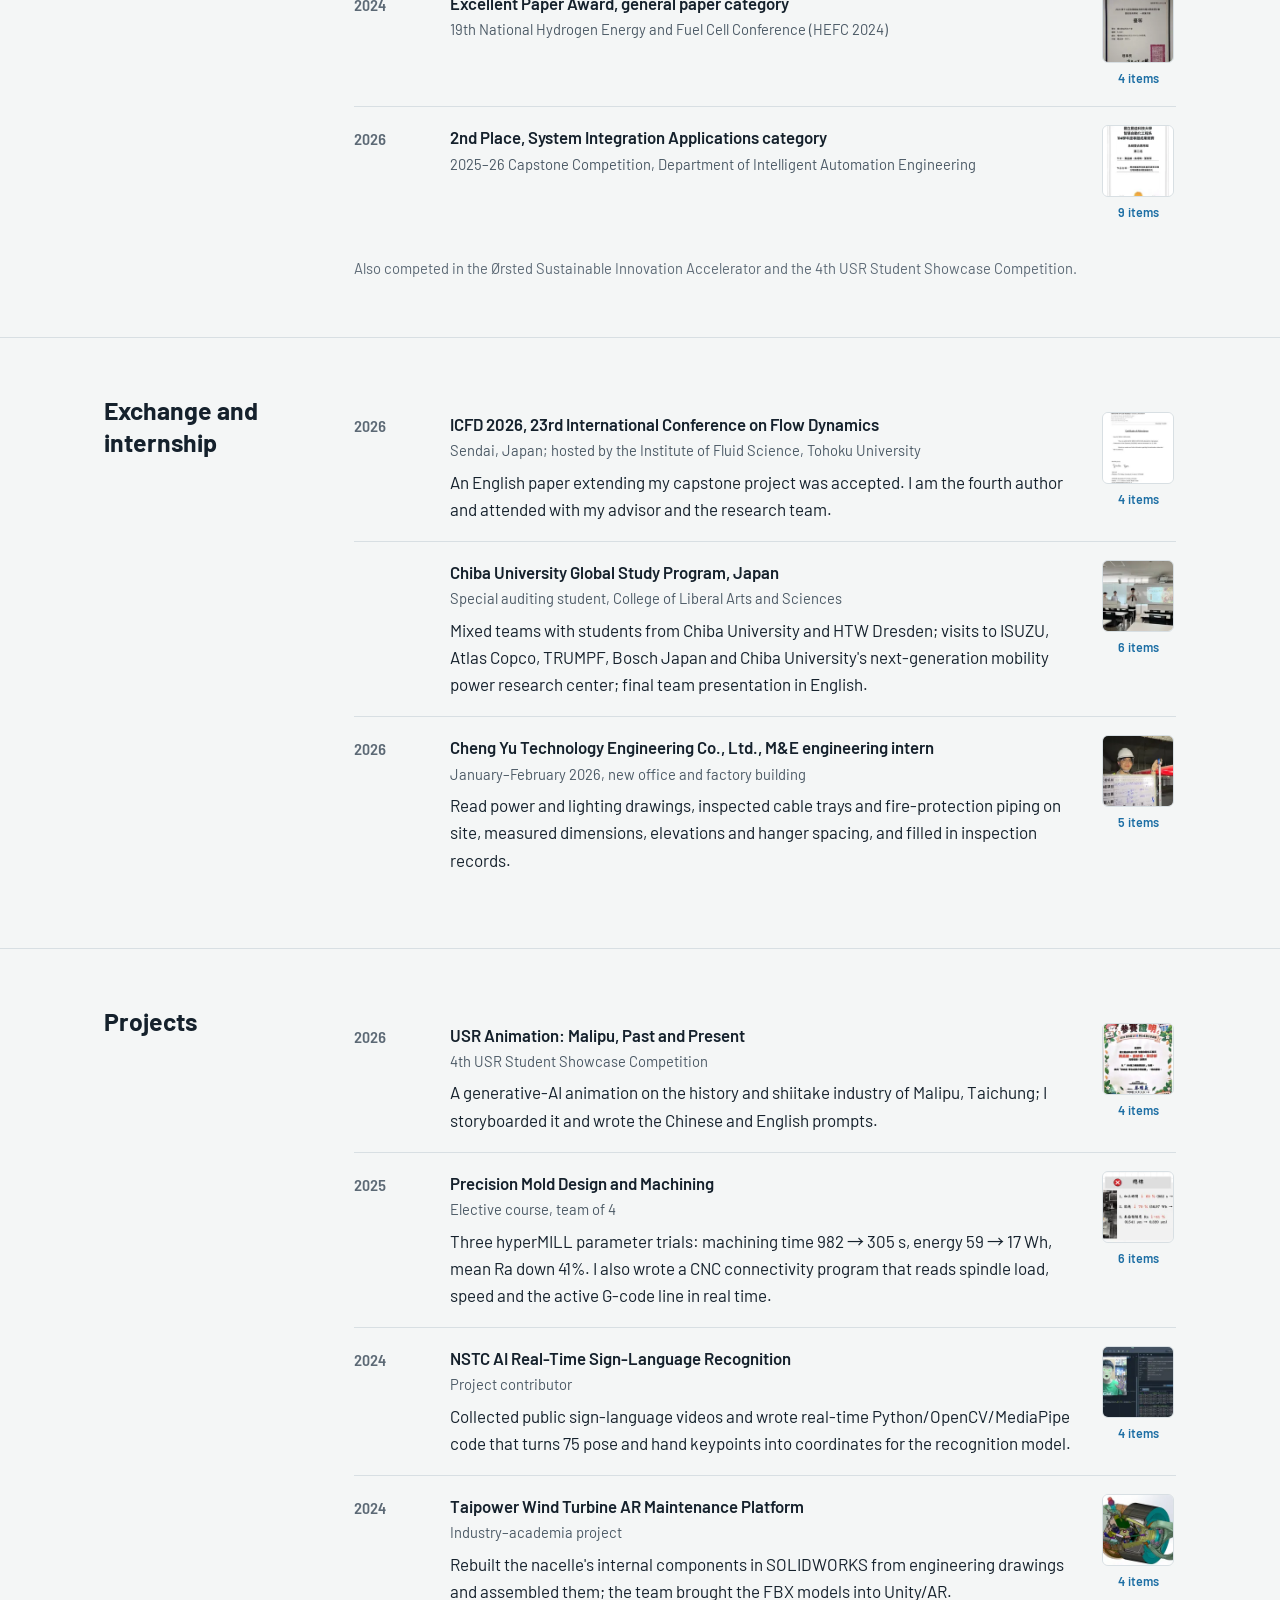
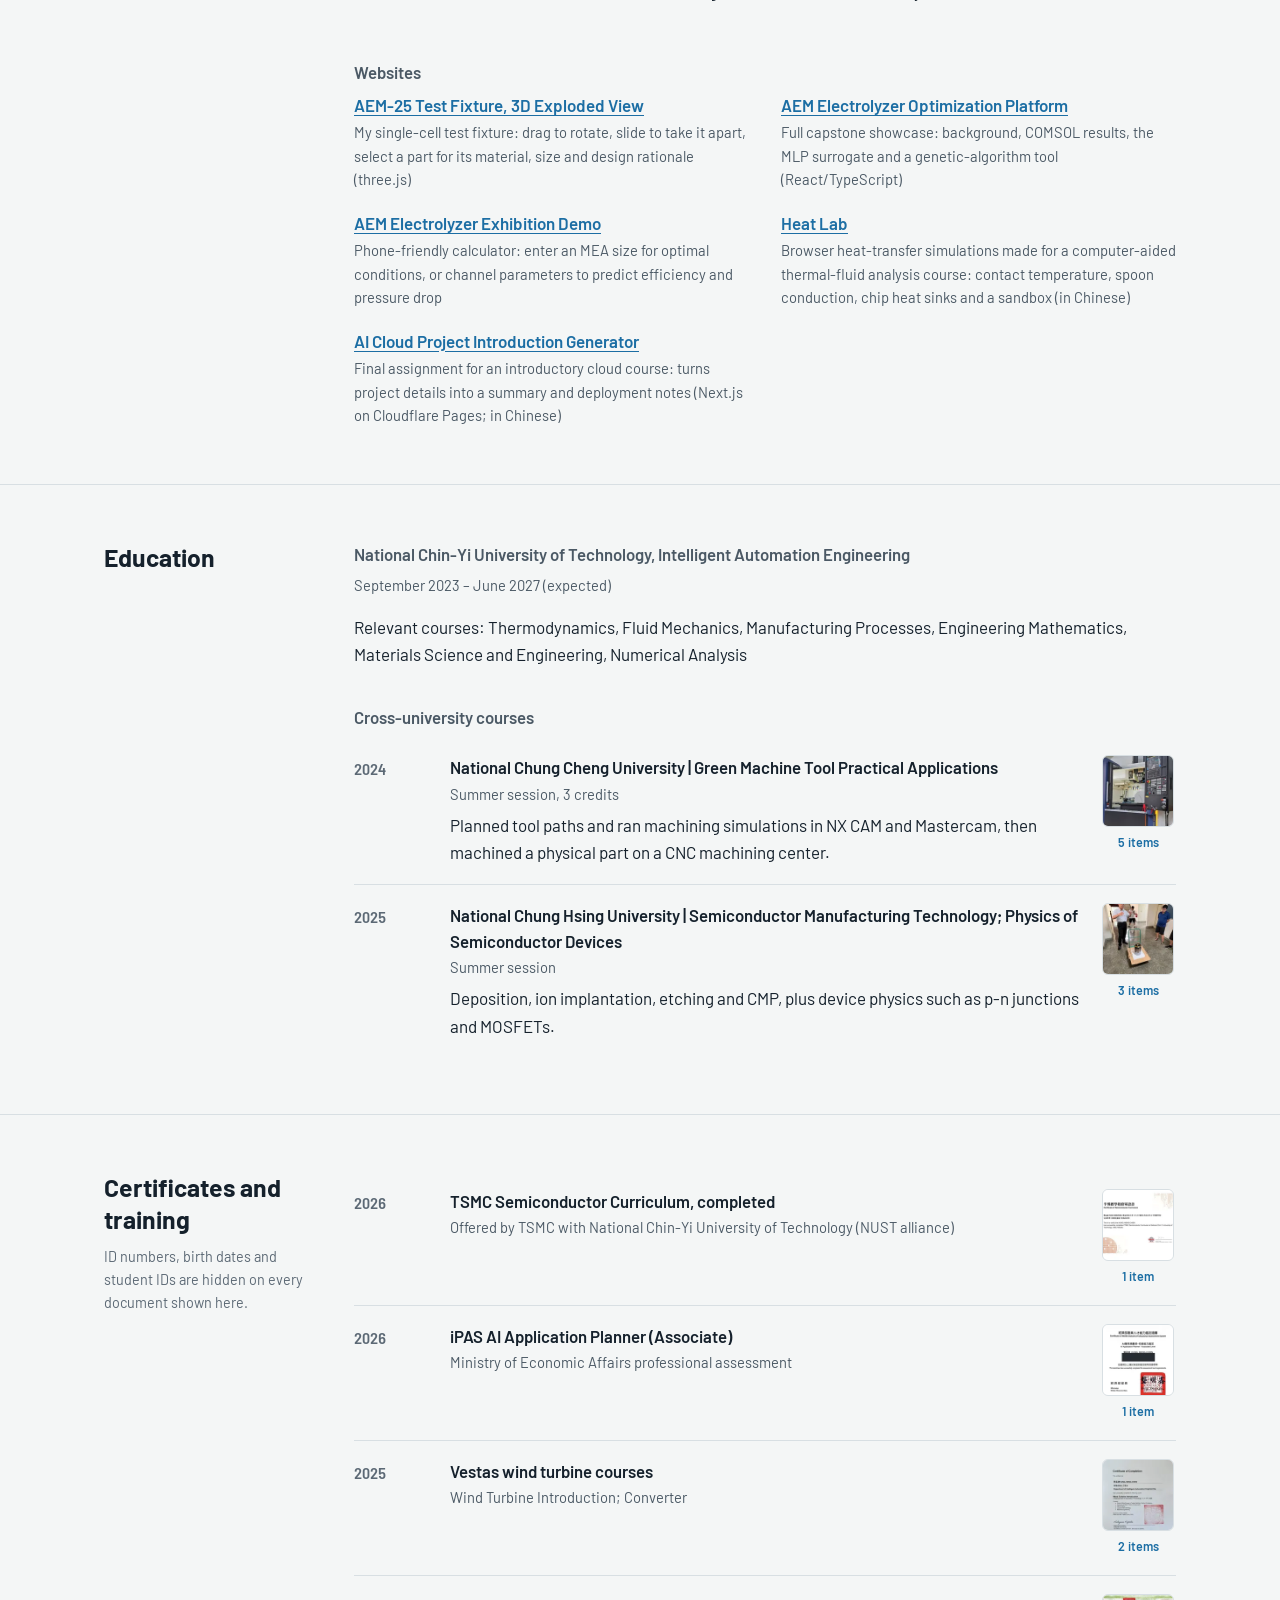
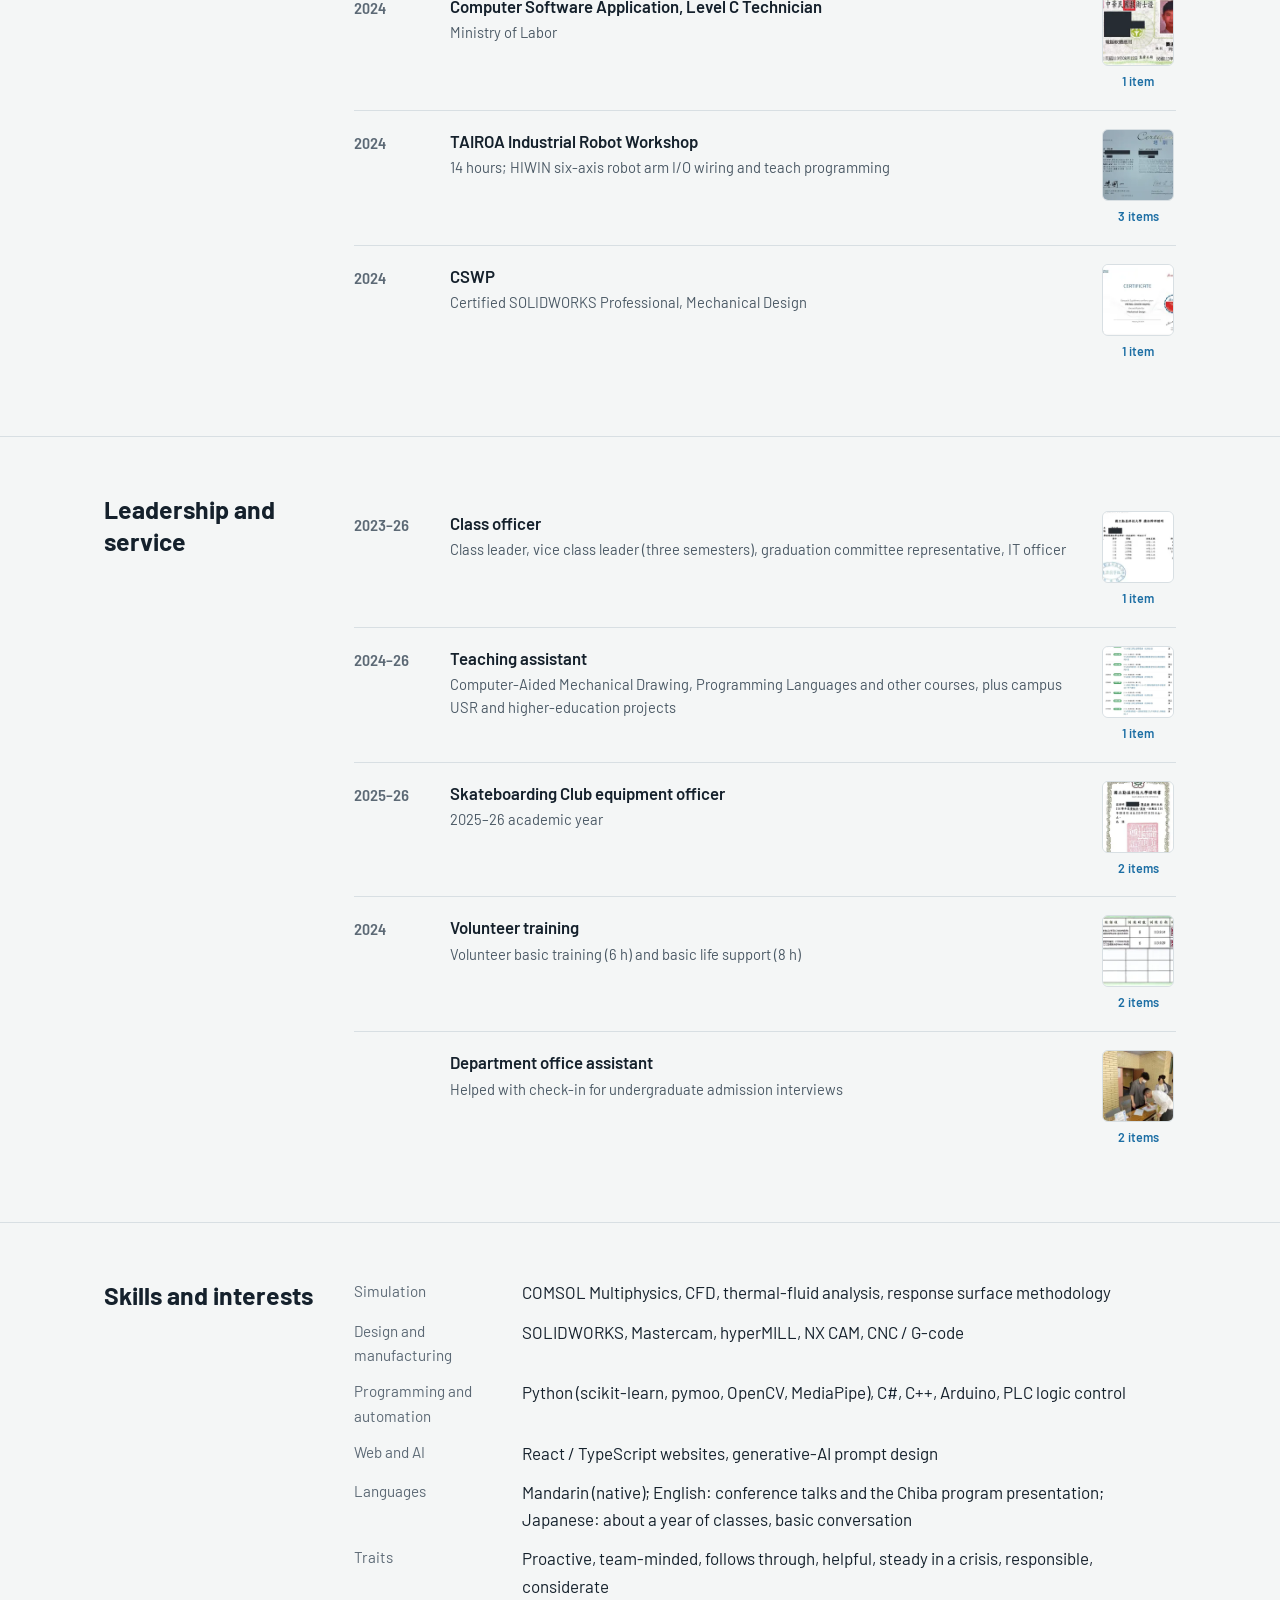
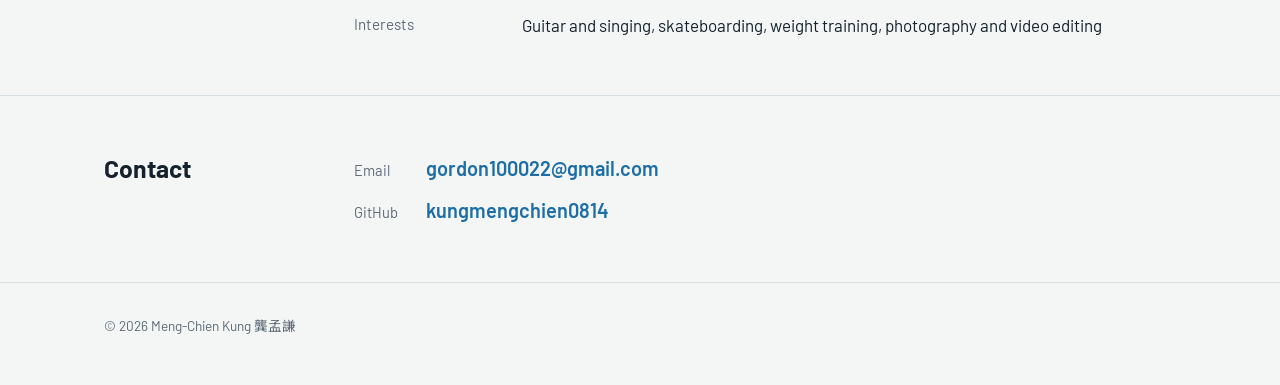
<file: en/index.html>
<!DOCTYPE html>
<html lang="en">
<head>
    <meta charset="UTF-8">
    <meta name="viewport" content="width=device-width, initial-scale=1.0">
    <title>Meng-Chien Kung | Portfolio</title>
    <meta name="description" content="Meng-Chien Kung, Intelligent Automation Engineering, National Chin-Yi University of Technology. AEM electrolyzer flow-field simulation and optimization; 7 conference papers, 2 English oral presentations. Every item links to its certificates and photos.">
    <meta property="og:title" content="Meng-Chien Kung | AEM Electrolyzer Flow-Field Simulation">
    <meta property="og:description" content="7 conference papers, HEFC 2024 Excellent Paper Award, 2nd place in the department capstone competition, each with certificates and photos.">
    <meta property="og:image" content="https://kungmengchien.uk/profile.jpg">
    <meta property="og:url" content="https://kungmengchien.uk/en/">
    <link rel="alternate" hreflang="zh-Hant" href="https://kungmengchien.uk/">
    <link rel="preconnect" href="https://fonts.googleapis.com">
    <link rel="preconnect" href="https://fonts.gstatic.com" crossorigin>
    <link href="https://fonts.googleapis.com/css2?family=Barlow:wght@400;500;600;700&family=Barlow+Semi+Condensed:wght@500;600&family=Noto+Sans+TC:wght@400;700&display=swap" rel="stylesheet">
    <link rel="stylesheet" href="../assets/site.css?v=20261123b">
    <script>try { var t = localStorage.getItem("theme"); if (t === "dark" || t === "light") document.documentElement.dataset.theme = t; } catch (e) {}</script>
</head>
<body>
    <a class="skip" href="#main">Skip to content</a>
    <header class="topbar">
        <div class="wrap">
            <a class="brand" href="#top">Meng-Chien Kung<span lang="zh-Hant">龔孟謙</span></a>
            <nav class="sections" aria-label="Page sections">
                <a href="#research">Research</a>
                <a href="#awards">Awards</a>
                <a href="#experience">Experience</a>
                <a href="#projects">Projects</a>
                <a href="#education">Education</a>
                <a href="#credentials">Certificates</a>
                <a href="#service">Service</a>
                <a href="#contact">Contact</a>
            </nav>
            <div class="tools">
                <a class="tool" href="../" lang="zh-Hant" hreflang="zh-Hant">中文</a>
                <button class="tool" type="button" data-theme-toggle aria-pressed="false">Dark</button>
            </div>
        </div>
    </header>

    <main id="main">
        <section class="hero" id="top">
            <div class="wrap">
                <div>
                    <div class="who">
                        <img class="portrait" src="../assets/portrait.webp" width="360" height="360" alt="Meng-Chien Kung giving a conference talk">
                        <h1>Meng-Chien Kung<span class="latin" lang="zh-Hant">龔孟謙</span></h1>
                    </div>
                    <p class="lead">Intelligent Automation Engineering, National Chin-Yi University of Technology<br>AEM electrolyzer flow-field simulation and optimization</p>
                    <p class="statement">I use COMSOL to study the flow field and structural design of anion-exchange-membrane (AEM) water electrolyzers. In two years I have published seven conference papers and presented all of them myself. In graduate school, I want to carry my workflow of CFD modeling, validation against experiments and optimization into harder thermal-fluid problems, such as gas–liquid two-phase flow in electrolyzers, conjugate heat transfer in high-heat-flux cooling channels, and flow and mass transport in microchannels.</p>
                    <ul class="facts">
                        <li><b>7</b>Conference papers, 2 English oral presentations</li>
                        <li><b>Excellent</b>HEFC 2024 paper award</li>
                        <li><b>2nd</b>Department capstone competition</li>
                    </ul>
                    <div class="cta">
                        <a class="btn primary" href="#research">See the research</a>
                        <a class="btn" href="mailto:gordon100022@gmail.com">Email me</a>
                    </div>
                    <p class="hint">Every item below opens its certificates, photos and research figures.</p>
                </div>
                <figure class="cell">
                    <div class="cell-stage">
                        <canvas id="flow" role="img" aria-label="Animated sketch of flow through a 100 mm AEM cell, with and without a nickel mesh"></canvas>
                        <span class="lbl in"><span class="full">KOH inlet</span><span class="short">In</span></span>
                        <span class="lbl out"><span class="full">O₂ outlet</span><span class="short">Out</span></span>
                        <span class="lbl dia">Ø100 mm single cell, anode side from above</span>
                    </div>
                    <div class="cell-controls">
                        <div class="seg" role="group" aria-label="Nickel mesh on the anode side">
                            <button type="button" data-mesh="0" aria-pressed="true">No mesh</button>
                            <button type="button" data-mesh="1" aria-pressed="false">Nickel mesh</button>
                        </div>
                        <div class="readout" aria-live="polite">
                            <div><b data-r="speed">Baseline</b>Mean velocity at anode</div>
                            <div><b data-r="dp">Baseline</b>Pressure drop</div>
                        </div>
                    </div>
                    <figcaption><span class="scale" aria-hidden="true">Slow<i></i>Fast</span><span>An illustration drawn from my ILASS-Asia 2025 single-cell results, not a CFD solution. <a href="#ev-ilass2025" data-ev="ilass2025">See the original figures</a></span></figcaption>
                </figure>
            </div>
        </section>

        <section class="block" id="research">
            <div class="wrap">
                <div class="block-head">
                    <div>
                        <h2>Research</h2>
                        <p>In Prof. Peng-Jen Chen's group since 2024, with technical and equipment support from ITRI's Green Energy and Environment Research Laboratories. I presented all seven papers.</p>
                    </div>
                </div>
                <div>
                    <h3 class="subhead">How the work built up</h3>
                    <ol class="path" aria-label="Seven papers in order, oldest first">
                        <li><a data-ev="hefc2024"><span class="dot"></span><span class="venue">HEFC 2024</span><span class="step">Structure comparison</span><span class="gain">Excellent Paper Award</span></a></li>
                        <li><a data-ev="acmt2024"><span class="dot"></span><span class="venue">ACMT 2024</span><span class="step">Experimental validation</span><span class="gain">Error ≈ 0.006 bar</span></a></li>
                        <li><a data-ev="csme2024"><span class="dot"></span><span class="venue">CSME 2024</span><span class="step">Multi-parameter optimization</span><span class="gain">Index +20%</span></a></li>
                        <li><a data-ev="isme2025"><span class="dot"></span><span class="venue">ISME 2025</span><span class="step">Scaled to 12 cells</span><span class="gain">Located hot spots</span></a></li>
                        <li><a data-ev="hefc2025"><span class="dot"></span><span class="venue">HEFC 2025</span><span class="step">Heat and OH⁻ transport</span><span class="gain">Uniformity ≈ 93%</span></a></li>
                        <li><a data-ev="ilass2025"><span class="dot"></span><span class="venue">ILASS-Asia 2025</span><span class="step">The mesh trade-off</span><span class="gain">Velocity +22%, ΔP ×17</span></a></li>
                        <li><a data-ev="acra2026"><span class="dot"></span><span class="venue">ACRA 2026</span><span class="step">Diffuser optimization</span><span class="gain">ΔP −34%</span></a></li>
                        <li><span class="future"><span class="dot"></span><span class="venue">Graduate school</span><span class="step">Harder thermal-fluid problems</span><span class="gain">Two-phase flow, cooling channels, microchannels</span></span></li>
                    </ol>
                    <p class="path-note">Each paper builds on the previous model. Select any paper to see its evidence.</p>

                    <h3 class="subhead">Conference papers</h3>
                    <ul class="rows">
                        <li><a class="row" data-ev="acra2026">
                            <span class="when">2026</span>
                            <span class="what">
                                <span class="title">Flow-Field Optimization of an Anion-Exchange-Membrane Water Electrolyzer Cell</span>
                                <span class="meta">12th Asian Conference on Refrigeration and Air-Conditioning (ACRA 2026), international</span>
                                <span class="detail">Adding an outlet diffuser lowered pressure drop by about 34% against the baseline and raised near-electrode velocity. An output of NSTC project 114-2637-E-167-015.</span>
                                <span class="role">First author, English oral presentation</span>
                            </span>
                        </a></li>
                        <li><a class="row" data-ev="ilass2025">
                            <span class="when">2025</span>
                            <span class="what">
                                <span class="title">Flow-Field and Thermal Characteristics of Single-Cell AEM Electrolyzer</span>
                                <span class="meta">ILASS-Asia 2025, National Cheng Kung University, international</span>
                                <span class="detail">A nickel mesh on the anode made the flow more uniform and raised mean velocity by about 22%, at about 17 times the pressure drop.</span>
                                <span class="role">First author, English oral presentation</span>
                            </span>
                        </a></li>
                        <li><a class="row" data-ev="hefc2025">
                            <span class="when">2025</span>
                            <span class="what">
                                <span class="title">Flow-Channel Design and Heat-Transfer Numerical Analysis of an AEM Electrolyzer</span>
                                <span class="meta">HEFC 2025 International Hydrogen Energy and Fuel Cell Conference, in Chinese</span>
                                <span class="detail">A single-cell model coupling flow, conjugate heat transfer and OH⁻ transport; main-channel velocity uniformity about 93% at 0.1 m/s inlet velocity.</span>
                                <span class="role">Corresponding author, oral presentation</span>
                            </span>
                        </a></li>
                        <li><a class="row" data-ev="isme2025">
                            <span class="when">2025</span>
                            <span class="what">
                                <span class="title">Structural Parameter Optimization of an AEM Hydrogen Electrolyzer</span>
                                <span class="meta">10th ISME National Conference (ISME 2025), National Cheng Kung University, in Chinese</span>
                                <span class="detail">The single-cell model extended to twelve cells in series: velocity dropped by about 40% in the downstream cells, with hot spots in cells 3–10.</span>
                                <span class="role">First author, oral presentation</span>
                            </span>
                        </a></li>
                        <li><a class="row" data-ev="csme2024">
                            <span class="when">2024</span>
                            <span class="what">
                                <span class="title">Structural Parameter Optimization of an AEM Hydrogen Electrolyzer</span>
                                <span class="meta">41st National Conference of the Chinese Society of Mechanical Engineers (CSME 2024), in Chinese</span>
                                <span class="detail">Inlet diffuser angle, inlet flow rate and mesh thickness optimized together with response surface methodology and Newton's gradient method; the performance index came out about 20% above the current product parameters.</span>
                                <span class="role">Corresponding author, oral presentation</span>
                            </span>
                        </a></li>
                        <li><a class="row" data-ev="acmt2024">
                            <span class="when">2024</span>
                            <span class="what">
                                <span class="title">Numerical Simulation of Near-Membrane Flow Characteristics in an Electrolyzer</span>
                                <span class="meta">2nd ACMT Annual Meeting (ACMT 2024), in Chinese</span>
                                <span class="detail">After a mesh-independence study, simulated pressure drop matched ITRI's measurements with a mean error of about 0.006 bar at 4 million elements.</span>
                                <span class="role">Corresponding author, mini-forum oral presentation</span>
                            </span>
                        </a></li>
                        <li><a class="row" data-ev="hefc2024">
                            <span class="when">2024</span>
                            <span class="what">
                                <span class="title">Structural Flow-Field Analysis of Electrolytic Hydrogen Equipment<span class="mark">Excellent Paper</span></span>
                                <span class="meta">19th National Hydrogen Energy and Fuel Cell Conference (HEFC 2024), in Chinese</span>
                                <span class="detail">Compared the outlet diffuser, the nickel-mesh layer and inlet diffuser angles by pressure drop and near-electrode velocity; Excellent Paper Award.</span>
                                <span class="role">Corresponding author, oral presentation</span>
                            </span>
                        </a></li>
                    </ul>

                    <h3 class="subhead">Capstone and test fixture</h3>
                    <ul class="rows">
                        <li><a class="row" data-ev="capstone">
                            <span class="when">2026</span>
                            <span class="what">
                                <span class="title">Electrolyzer Geometry Optimization Using Machine Learning and Genetic Algorithms<span class="mark">2nd Place</span></span>
                                <span class="meta">Junior-year capstone, team of 3, team lead</span>
                                <span class="detail">An MLP surrogate trained on 200 COMSOL simulations, then a genetic algorithm searching channel parameters within machinable limits.</span>
                                <span class="figures">
                                    <span><b>125.3 → 80.6 Pa</b>Pressure drop −35.6%</span>
                                    <span><b>0.672 → 0.839</b>Flow uniformity +24.8%</span>
                                </span>
                                <span class="role">Model results, not yet validated experimentally.</span>
                            </span>
                        </a></li>
                        <li><a class="row" data-ev="fixture">
                            <span class="when">2026</span>
                            <span class="what">
                                <span class="title">AEM-25 Single-Cell Electrolysis Test Fixture</span>
                                <span class="meta">Own design, Rev. D; out for machining quotes</span>
                                <span class="detail">A 25 cm² single-cell fixture (1 M KOH, 60 °C) with 13 part groups. Take it apart in the 3D exploded view to see each part's material and design rationale.</span>
                            </span>
                        </a></li>
                    </ul>
                </div>
            </div>
        </section>

        <section class="block" id="awards">
            <div class="wrap">
                <div class="block-head"><div><h2>Awards</h2></div></div>
                <div>
                    <ul class="rows">
                        <li><a class="row" data-ev="hefc2024">
                            <span class="when">2024</span>
                            <span class="what">
                                <span class="title">Excellent Paper Award, general paper category</span>
                                <span class="meta">19th National Hydrogen Energy and Fuel Cell Conference (HEFC 2024)</span>
                            </span>
                        </a></li>
                        <li><a class="row" data-ev="capstone">
                            <span class="when">2026</span>
                            <span class="what">
                                <span class="title">2nd Place, System Integration Applications category</span>
                                <span class="meta">2025–26 Capstone Competition, Department of Intelligent Automation Engineering</span>
                            </span>
                        </a></li>
                    </ul>
                    <p class="note">Also competed in the Ørsted Sustainable Innovation Accelerator and the 4th USR Student Showcase Competition.</p>
                </div>
            </div>
        </section>

        <section class="block" id="experience">
            <div class="wrap">
                <div class="block-head"><div><h2>Exchange and internship</h2></div></div>
                <div>
                    <ul class="rows">
                        <li><a class="row" data-ev="icfd">
                            <span class="when">2026</span>
                            <span class="what">
                                <span class="title">ICFD 2026, 23rd International Conference on Flow Dynamics</span>
                                <span class="meta">Sendai, Japan; hosted by the Institute of Fluid Science, Tohoku University</span>
                                <span class="detail">An English paper extending my capstone project was accepted. I am the fourth author and attended with my advisor and the research team.</span>
                            </span>
                        </a></li>
                        <li><a class="row" data-ev="chiba">
                            <span class="when"></span>
                            <span class="what">
                                <span class="title">Chiba University Global Study Program, Japan</span>
                                <span class="meta">Special auditing student, College of Liberal Arts and Sciences</span>
                                <span class="detail">Mixed teams with students from Chiba University and HTW Dresden; visits to ISUZU, Atlas Copco, TRUMPF, Bosch Japan and Chiba University's next-generation mobility power research center; final team presentation in English.</span>
                            </span>
                        </a></li>
                        <li><a class="row" data-ev="intern">
                            <span class="when">2026</span>
                            <span class="what">
                                <span class="title">Cheng Yu Technology Engineering Co., Ltd., M&amp;E engineering intern</span>
                                <span class="meta">January–February 2026, new office and factory building</span>
                                <span class="detail">Read power and lighting drawings, inspected cable trays and fire-protection piping on site, measured dimensions, elevations and hanger spacing, and filled in inspection records.</span>
                            </span>
                        </a></li>
                    </ul>
                </div>
            </div>
        </section>

        <section class="block" id="projects">
            <div class="wrap">
                <div class="block-head"><div><h2>Projects</h2></div></div>
                <div>
                    <ul class="rows">
                        <li><a class="row" data-ev="usr">
                            <span class="when">2026</span>
                            <span class="what">
                                <span class="title">USR Animation: Malipu, Past and Present</span>
                                <span class="meta">4th USR Student Showcase Competition</span>
                                <span class="detail">A generative-AI animation on the history and shiitake industry of Malipu, Taichung; I storyboarded it and wrote the Chinese and English prompts.</span>
                            </span>
                        </a></li>
                        <li><a class="row" data-ev="cnc">
                            <span class="when">2025</span>
                            <span class="what">
                                <span class="title">Precision Mold Design and Machining</span>
                                <span class="meta">Elective course, team of 4</span>
                                <span class="detail">Three hyperMILL parameter trials: machining time 982 → 305 s, energy 59 → 17 Wh, mean Ra down 41%. I also wrote a CNC connectivity program that reads spindle load, speed and the active G-code line in real time.</span>
                            </span>
                        </a></li>
                        <li><a class="row" data-ev="sign">
                            <span class="when">2024</span>
                            <span class="what">
                                <span class="title">NSTC AI Real-Time Sign-Language Recognition</span>
                                <span class="meta">Project contributor</span>
                                <span class="detail">Collected public sign-language videos and wrote real-time Python/OpenCV/MediaPipe code that turns 75 pose and hand keypoints into coordinates for the recognition model.</span>
                            </span>
                        </a></li>
                        <li><a class="row" data-ev="wind">
                            <span class="when">2024</span>
                            <span class="what">
                                <span class="title">Taipower Wind Turbine AR Maintenance Platform</span>
                                <span class="meta">Industry–academia project</span>
                                <span class="detail">Rebuilt the nacelle's internal components in SOLIDWORKS from engineering drawings and assembled them; the team brought the FBX models into Unity/AR.</span>
                            </span>
                        </a></li>
                    </ul>

                    <h3 class="subhead">Websites</h3>
                    <ul class="sites">
                        <li><a href="../aem-25/?lang=en">AEM-25 Test Fixture, 3D Exploded View</a><span>My single-cell test fixture: drag to rotate, slide to take it apart, select a part for its material, size and design rationale (three.js)</span></li>
                        <li><a href="https://aem-electrolyzer-optimization-site.pages.dev/" target="_blank" rel="noopener">AEM Electrolyzer Optimization Platform</a><span>Full capstone showcase: background, COMSOL results, the MLP surrogate and a genetic-algorithm tool (React/TypeScript)</span></li>
                        <li><a href="https://aem-mobile-demo.pages.dev/" target="_blank" rel="noopener">AEM Electrolyzer Exhibition Demo</a><span>Phone-friendly calculator: enter an MEA size for optimal conditions, or channel parameters to predict efficiency and pressure drop</span></li>
                        <li><a href="../heat-lab/">Heat Lab</a><span>Browser heat-transfer simulations made for a computer-aided thermal-fluid analysis course: contact temperature, spoon conduction, chip heat sinks and a sandbox (in Chinese)</span></li>
                        <li><a href="https://ai-cloud-project-generator.pages.dev/" target="_blank" rel="noopener">AI Cloud Project Introduction Generator</a><span>Final assignment for an introductory cloud course: turns project details into a summary and deployment notes (Next.js on Cloudflare Pages; in Chinese)</span></li>
                    </ul>
                </div>
            </div>
        </section>

        <section class="block" id="education">
            <div class="wrap">
                <div class="block-head"><div><h2>Education</h2></div></div>
                <div>
                    <h3 class="subhead">National Chin-Yi University of Technology, Intelligent Automation Engineering</h3>
                    <p class="meta">September 2023 – June 2027 (expected)</p>
                    <p>Relevant courses: Thermodynamics, Fluid Mechanics, Manufacturing Processes, Engineering Mathematics, Materials Science and Engineering, Numerical Analysis</p>

                    <h3 class="subhead">Cross-university courses</h3>
                    <ul class="rows">
                        <li><a class="row" data-ev="ccu">
                            <span class="when">2024</span>
                            <span class="what">
                                <span class="title">National Chung Cheng University | Green Machine Tool Practical Applications</span>
                                <span class="meta">Summer session, 3 credits</span>
                                <span class="detail">Planned tool paths and ran machining simulations in NX CAM and Mastercam, then machined a physical part on a CNC machining center.</span>
                            </span>
                        </a></li>
                        <li><a class="row" data-ev="nchu">
                            <span class="when">2025</span>
                            <span class="what">
                                <span class="title">National Chung Hsing University | Semiconductor Manufacturing Technology; Physics of Semiconductor Devices</span>
                                <span class="meta">Summer session</span>
                                <span class="detail">Deposition, ion implantation, etching and CMP, plus device physics such as p-n junctions and MOSFETs.</span>
                            </span>
                        </a></li>
                    </ul>
                </div>
            </div>
        </section>

        <section class="block" id="credentials">
            <div class="wrap">
                <div class="block-head"><div><h2>Certificates and training</h2><p>ID numbers, birth dates and student IDs are hidden on every document shown here.</p></div></div>
                <div>
                    <ul class="rows">
                        <li><a class="row" data-ev="tsmc">
                            <span class="when">2026</span>
                            <span class="what"><span class="title">TSMC Semiconductor Curriculum, completed</span><span class="meta">Offered by TSMC with National Chin-Yi University of Technology (NUST alliance)</span></span>
                        </a></li>
                        <li><a class="row" data-ev="ipas">
                            <span class="when">2026</span>
                            <span class="what"><span class="title">iPAS AI Application Planner (Associate)</span><span class="meta">Ministry of Economic Affairs professional assessment</span></span>
                        </a></li>
                        <li><a class="row" data-ev="vestas">
                            <span class="when">2025</span>
                            <span class="what"><span class="title">Vestas wind turbine courses</span><span class="meta">Wind Turbine Introduction; Converter</span></span>
                        </a></li>
                        <li><a class="row" data-ev="tqc">
                            <span class="when">2024</span>
                            <span class="what"><span class="title">Computer Software Application, Level C Technician</span><span class="meta">Ministry of Labor</span></span>
                        </a></li>
                        <li><a class="row" data-ev="tairoa">
                            <span class="when">2024</span>
                            <span class="what"><span class="title">TAIROA Industrial Robot Workshop</span><span class="meta">14 hours; HIWIN six-axis robot arm I/O wiring and teach programming</span></span>
                        </a></li>
                        <li><a class="row" data-ev="cswp">
                            <span class="when">2024</span>
                            <span class="what"><span class="title">CSWP</span><span class="meta">Certified SOLIDWORKS Professional, Mechanical Design</span></span>
                        </a></li>
                    </ul>
                </div>
            </div>
        </section>

        <section class="block" id="service">
            <div class="wrap">
                <div class="block-head"><div><h2>Leadership and service</h2></div></div>
                <div>
                    <ul class="rows">
                        <li><a class="row" data-ev="cadre">
                            <span class="when">2023–26</span>
                            <span class="what"><span class="title">Class officer</span><span class="meta">Class leader, vice class leader (three semesters), graduation committee representative, IT officer</span></span>
                        </a></li>
                        <li><a class="row" data-ev="ta">
                            <span class="when">2024–26</span>
                            <span class="what"><span class="title">Teaching assistant</span><span class="meta">Computer-Aided Mechanical Drawing, Programming Languages and other courses, plus campus USR and higher-education projects</span></span>
                        </a></li>
                        <li><a class="row" data-ev="skate">
                            <span class="when">2025–26</span>
                            <span class="what"><span class="title">Skateboarding Club equipment officer</span><span class="meta">2025–26 academic year</span></span>
                        </a></li>
                        <li><a class="row" data-ev="bls">
                            <span class="when">2024</span>
                            <span class="what"><span class="title">Volunteer training</span><span class="meta">Volunteer basic training (6 h) and basic life support (8 h)</span></span>
                        </a></li>
                        <li><a class="row" data-ev="office">
                            <span class="when"></span>
                            <span class="what"><span class="title">Department office assistant</span><span class="meta">Helped with check-in for undergraduate admission interviews</span></span>
                        </a></li>
                    </ul>
                </div>
            </div>
        </section>

        <section class="block" id="skills">
            <div class="wrap">
                <div class="block-head"><div><h2>Skills and interests</h2></div></div>
                <div>
                    <dl class="skills">
                        <dt>Simulation</dt><dd>COMSOL Multiphysics, CFD, thermal-fluid analysis, response surface methodology</dd>
                        <dt>Design and manufacturing</dt><dd>SOLIDWORKS, Mastercam, hyperMILL, NX CAM, CNC / G-code</dd>
                        <dt>Programming and automation</dt><dd>Python (scikit-learn, pymoo, OpenCV, MediaPipe), C#, C++, Arduino, PLC logic control</dd>
                        <dt>Web and AI</dt><dd>React / TypeScript websites, generative-AI prompt design</dd>
                        <dt>Languages</dt><dd>Mandarin (native); English: conference talks and the Chiba program presentation; Japanese: about a year of classes, basic conversation</dd>
                        <dt>Traits</dt><dd>Proactive, team-minded, follows through, helpful, steady in a crisis, responsible, considerate</dd>
                        <dt>Interests</dt><dd>Guitar and singing, skateboarding, weight training, photography and video editing</dd>
                    </dl>
                </div>
            </div>
        </section>

        <section class="block" id="contact">
            <div class="wrap">
                <div class="block-head"><div><h2>Contact</h2></div></div>
                <div>
                    <ul class="contact-list">
                        <li><span>Email</span><a href="mailto:gordon100022@gmail.com">gordon100022@gmail.com</a></li>
                        <li><span>GitHub</span><a href="https://github.com/kungmengchien0814" target="_blank" rel="noopener">kungmengchien0814</a></li>
                    </ul>
                </div>
            </div>
        </section>
    </main>

    <footer>
        <div class="wrap">© 2026 Meng-Chien Kung 龔孟謙</div>
    </footer>

    <script src="../assets/evidence.js?v=20261123b"></script>
    <script src="../assets/site.js?v=20261123b"></script>
</body>
</html>
</file>
<file: assets/site.css>
/* 龔孟謙 portfolio — shared styles for / and /en/ */

:root {
    --paper: #F4F6F6;
    --surface: #FFFFFF;
    --ink: #15212C;
    --ink-2: #4B5965;
    --ink-3: #5C6975;
    --rule: #D8DFE3;
    --accent: #1C6EA4;
    --accent-soft: #E1ECF5;
    --hot: #9A5A00;
    --scrim: rgba(13, 20, 27, 0.45);
    --font: "Barlow", "Noto Sans TC", system-ui, -apple-system, "Microsoft JhengHei", sans-serif;
    --font-num: "Barlow Semi Condensed", "Barlow", "Noto Sans TC", system-ui, sans-serif;
    color-scheme: light;
}
@media (prefers-color-scheme: dark) {
    :root:not([data-theme="light"]) {
        --paper: #0D141B;
        --surface: #141D26;
        --ink: #E3E9EE;
        --ink-2: #A9B5BF;
        --ink-3: #82909C;
        --rule: #24313D;
        --accent: #6AB2E3;
        --accent-soft: #17304A;
        --hot: #F0B23C;
        --scrim: rgba(0, 0, 0, 0.6);
        color-scheme: dark;
    }
}
:root[data-theme="dark"] {
    --paper: #0D141B;
    --surface: #141D26;
    --ink: #E3E9EE;
    --ink-2: #A9B5BF;
    --ink-3: #82909C;
    --rule: #24313D;
    --accent: #6AB2E3;
    --accent-soft: #17304A;
    --hot: #F0B23C;
    --scrim: rgba(0, 0, 0, 0.6);
    color-scheme: dark;
}

* { box-sizing: border-box; }
html { scroll-behavior: smooth; scroll-padding-top: 84px; }
body {
    margin: 0;
    background: var(--paper);
    color: var(--ink);
    font: 400 1.0625rem/1.75 var(--font);
    -webkit-font-smoothing: antialiased;
    text-rendering: optimizeLegibility;
}
html[lang="en"] body { line-height: 1.6; }
body.noscroll { overflow: hidden; }
a { color: var(--accent); text-underline-offset: 3px; }
img { max-width: 100%; }
:focus-visible { outline: 2px solid var(--accent); outline-offset: 2px; border-radius: 4px; }
.sr { position: absolute; width: 1px; height: 1px; overflow: hidden; clip-path: inset(50%); white-space: nowrap; }
.skip { position: absolute; left: 16px; top: -48px; z-index: 300; background: var(--ink); color: var(--paper); padding: 8px 14px; border-radius: 6px; }
.skip:focus { top: 12px; }
.wrap { max-width: 1120px; margin: 0 auto; padding: 0 24px; }
.num { font-family: var(--font-num); font-variant-numeric: tabular-nums; }

/* ---------- top bar ---------- */
.topbar {
    position: sticky;
    top: 0;
    z-index: 50;
    /* solid on purpose: a blurred, see-through bar has to be re-blurred every frame while the page scrolls */
    background: var(--paper);
    border-bottom: 1px solid var(--rule);
}
.topbar .wrap { display: flex; align-items: center; gap: 20px; height: 60px; }
.brand { color: var(--ink); text-decoration: none; font-weight: 700; white-space: nowrap; font-size: 1.05rem; }
.brand span { font-family: var(--font-num); font-weight: 500; color: var(--ink-3); margin-left: 8px; font-size: 0.95rem; }
.sections { display: flex; gap: 2px; flex: 1; overflow-x: auto; scrollbar-width: none; }
.sections::-webkit-scrollbar { display: none; }
.sections a {
    color: var(--ink-2);
    text-decoration: none;
    padding: 5px 10px;
    border-radius: 6px;
    font-size: 0.95rem;
    white-space: nowrap;
}
.sections a:hover { color: var(--ink); }
.sections a[aria-current="true"] { color: var(--ink); background: var(--accent-soft); }
.tools { display: flex; gap: 8px; margin-left: auto; }
.tool {
    height: 34px;
    padding: 0 12px;
    border: 1px solid var(--rule);
    border-radius: 6px;
    background: var(--surface);
    color: var(--ink);
    font: 500 0.9rem/1 var(--font);
    text-decoration: none;
    display: inline-flex;
    align-items: center;
    cursor: pointer;
    white-space: nowrap;
}
.tool:hover { border-color: var(--ink-3); }

/* ---------- hero ---------- */
.hero { padding: 72px 0 64px; }
.hero .wrap { display: grid; grid-template-columns: minmax(0, 1.05fr) minmax(0, 0.95fr); gap: 56px; align-items: center; }
.who { display: flex; align-items: center; gap: 28px; }
.portrait { flex: 0 0 auto; width: 132px; height: 132px; border-radius: 12px; object-fit: cover; display: block; background: var(--rule); }
.hero h1 { margin: 0; font-size: clamp(2.75rem, 6vw, 4.4rem); line-height: 1.1; font-weight: 700; letter-spacing: 0.02em; }
html[lang="en"] .hero h1 { letter-spacing: 0; font-family: var(--font-num); font-weight: 600; }
.hero h1 .latin { display: block; margin-top: 10px; font: 500 1.3rem/1.3 var(--font-num); color: var(--ink-3); letter-spacing: 0.01em; }
.lead { margin: 22px 0 0; font-size: 1.3rem; font-weight: 500; line-height: 1.5; }
.statement { margin: 12px 0 0; color: var(--ink-2); max-width: 32em; }
.facts { list-style: none; margin: 26px 0 0; padding: 0; display: grid; gap: 8px; }
.facts li { display: grid; grid-template-columns: 6.5rem minmax(0, 1fr); align-items: baseline; gap: 12px; color: var(--ink-2); }
.facts b { font: 600 1.35rem/1.2 var(--font-num); color: var(--ink); }
.cta { display: flex; flex-wrap: wrap; gap: 12px; margin-top: 30px; }
.btn {
    display: inline-flex;
    align-items: center;
    height: 44px;
    padding: 0 20px;
    border-radius: 8px;
    border: 1px solid var(--rule);
    background: var(--surface);
    color: var(--ink);
    font-weight: 600;
    text-decoration: none;
}
.btn.primary { background: var(--ink); border-color: var(--ink); color: var(--paper); }
.btn:hover { border-color: var(--ink-3); }
.btn.primary:hover { opacity: 0.88; }
.hint { margin: 16px 0 0; font-size: 0.92rem; color: var(--ink-3); }

/* flow cell */
.cell { margin: 0; }
.cell-stage { position: relative; aspect-ratio: 6 / 5; }
.cell-stage canvas { position: absolute; inset: 0; width: 100%; height: 100%; display: block; }
.cell-stage .lbl { position: absolute; font-size: 0.8rem; color: var(--ink-3); white-space: nowrap; pointer-events: none; }
.cell-stage .lbl.in { left: 0; top: calc(50% + 3px); }
.cell-stage .lbl.out { right: 0; top: calc(50% + 3px); text-align: right; }
.cell-stage .lbl .short { display: none; }
.cell-stage .lbl.dia { left: 50%; bottom: 0; transform: translateX(-50%); }
.cell-controls { display: flex; flex-wrap: wrap; align-items: center; justify-content: space-between; gap: 14px 20px; margin-top: 14px; }
.seg { display: inline-flex; padding: 3px; border: 1px solid var(--rule); border-radius: 8px; background: var(--surface); }
.seg button {
    border: 0;
    background: transparent;
    color: var(--ink-2);
    font: 500 0.92rem/1 var(--font);
    padding: 9px 14px;
    border-radius: 6px;
    cursor: pointer;
}
.seg button[aria-pressed="true"] { background: var(--ink); color: var(--paper); }
.readout { display: flex; gap: 24px; font-size: 0.85rem; color: var(--ink-3); }
.readout b { display: block; font: 600 1.25rem/1.2 var(--font-num); color: var(--ink); }
.scale { display: inline-flex; align-items: center; gap: 8px; flex: 0 0 auto; font-size: 0.8rem; color: var(--ink-3); white-space: nowrap; }
.scale i { flex: none; width: 96px; height: 6px; border-radius: 3px; background: linear-gradient(90deg, #2B3A86, #2C7BB6, #2BB3B1, #9BD3A0, #F2B134); }
.cell figcaption { display: flex; flex-wrap: wrap; align-items: baseline; gap: 6px 18px; margin-top: 14px; padding-top: 12px; border-top: 1px solid var(--rule); font-size: 0.85rem; color: var(--ink-3); line-height: 1.6; }
.cell figcaption > span:last-child { flex: 1 1 18em; }

/* ---------- sections ---------- */
.block { padding: 56px 0; border-top: 1px solid var(--rule); }
.block > .wrap { display: grid; grid-template-columns: 210px minmax(0, 1fr); gap: 40px; }
.block-head h2 { margin: 0; font-size: 1.55rem; line-height: 1.3; }
.block-head p { margin: 10px 0 0; font-size: 0.9rem; color: var(--ink-3); line-height: 1.6; }
.block-head > div { position: sticky; top: 92px; }
.subhead { margin: 36px 0 6px; font-size: 1.05rem; color: var(--ink-2); font-weight: 600; }
.subhead:first-child { margin-top: 0; }

/* research path: each paper builds on the previous model; colours follow the hero's slow-to-fast scale */
.path { list-style: none; margin: 8px 0 0; padding: 0; display: grid; grid-template-columns: repeat(8, minmax(0, 1fr)); }
.path li { position: relative; text-align: center; }
.path li::after { content: ""; position: absolute; top: 9px; left: 50%; width: 100%; height: 3px; background: linear-gradient(90deg, var(--c), var(--c2)); }
.path li:last-child::after { display: none; }
.path li:nth-last-child(2)::after { height: 2px; top: 10px; background: repeating-linear-gradient(90deg, var(--ink-3) 0 6px, transparent 6px 11px); }
.path li:nth-child(1) { --c: #2B3A86; --c2: #2C65A6; }
.path li:nth-child(2) { --c: #2C65A6; --c2: #2C8EB4; }
.path li:nth-child(3) { --c: #2C8EB4; --c2: #2BB3B1; }
.path li:nth-child(4) { --c: #2BB3B1; --c2: #76C8A6; }
.path li:nth-child(5) { --c: #76C8A6; --c2: #B8C87C; }
.path li:nth-child(6) { --c: #B8C87C; --c2: #F2B134; }
.path li:nth-child(7) { --c: #F2B134; }
.path li:nth-child(8) { --c: var(--ink-3); }
.path a, .path .future { display: flex; flex-direction: column; align-items: center; gap: 2px; padding: 0 2px 6px; color: inherit; text-decoration: none; border-radius: 8px; }
.dot { position: relative; z-index: 1; width: 21px; height: 21px; margin-bottom: 8px; border-radius: 50%; border: 3px solid var(--c); background: var(--paper); transition: transform 0.15s ease, background 0.15s ease; }
.path .future .dot { border-style: dashed; }
.path a:hover .dot, .path a:focus-visible .dot { background: var(--c); transform: scale(1.18); }
.path a:hover .step { color: var(--accent); }
.path .venue { font: 600 0.82rem/1.3 var(--font-num); color: var(--ink-3); }
.path .step { font-weight: 600; font-size: 0.9rem; line-height: 1.4; }
.path .gain { font-size: 0.8rem; line-height: 1.35; color: var(--ink-2); }
.path-note { margin: 10px 0 0; font-size: 0.88rem; color: var(--ink-3); }

.rows { list-style: none; margin: 0; padding: 0; }
.rows > li + li { border-top: 1px solid var(--rule); }
.row {
    display: grid;
    grid-template-columns: 76px minmax(0, 1fr) auto;
    gap: 2px 20px;
    padding: 18px 14px;
    margin: 0 -14px;
    border-radius: 10px;
    color: inherit;
    text-decoration: none;
}
a.row:hover { background: var(--surface); }
a.row:hover .title { color: var(--accent); }
.when { font: 600 1rem/1.75 var(--font-num); color: var(--ink-3); font-variant-numeric: tabular-nums; }
.what { min-width: 0; }
.title { display: block; font-weight: 600; font-size: 1.05rem; line-height: 1.5; }
.meta { display: block; color: var(--ink-2); font-size: 0.92rem; margin-top: 2px; }
.detail { display: block; margin-top: 6px; }
.role { display: block; margin-top: 4px; font-size: 0.88rem; color: var(--ink-3); }
.mark { display: inline-block; margin-left: 8px; font-size: 0.82rem; font-weight: 700; color: var(--hot); white-space: nowrap; vertical-align: 1px; }
.mark::before { content: ""; display: inline-block; width: 7px; height: 7px; border-radius: 50%; background: currentColor; margin-right: 5px; vertical-align: 1px; }
.figures { display: flex; flex-wrap: wrap; gap: 6px 28px; margin-top: 10px; }
.figures span { font-size: 0.88rem; color: var(--ink-3); }
.figures b { display: block; font: 600 1.2rem/1.3 var(--font-num); color: var(--ink); }

/* evidence preview attached to each clickable row (filled by site.js) */
.ev { display: flex; flex-direction: column; align-items: center; gap: 6px; width: 76px; }
.ev img { width: 72px; height: 72px; object-fit: cover; border-radius: 6px; border: 1px solid var(--rule); background: var(--surface); display: block; }
.ev span { font-size: 0.78rem; font-weight: 600; color: var(--accent); white-space: nowrap; }

.note { margin: 16px 0 0; font-size: 0.92rem; color: var(--ink-3); }
.plain .row { grid-template-columns: 76px minmax(0, 1fr); }

.sites { list-style: none; padding: 0; margin: 0; display: grid; grid-template-columns: 1fr 1fr; gap: 18px 32px; }
.sites a { font-weight: 600; }
.sites span { display: block; font-size: 0.92rem; color: var(--ink-2); margin-top: 2px; }

.stats { display: flex; flex-wrap: wrap; gap: 8px 36px; margin: 12px 0 8px; }
.stats span { font-size: 0.9rem; color: var(--ink-3); }
.stats b { display: block; font: 600 1.45rem/1.25 var(--font-num); color: var(--ink); }

.skills { margin: 0; display: grid; grid-template-columns: 9rem minmax(0, 1fr); gap: 12px 24px; }
.skills dt { color: var(--ink-3); font-size: 0.95rem; }
.skills dd { margin: 0; }

.contact-list { list-style: none; margin: 0; padding: 0; display: grid; gap: 10px; }
.contact-list a { font-size: 1.25rem; font-weight: 600; text-decoration: none; }
.contact-list a:hover { text-decoration: underline; }
.contact-list span { display: inline-block; width: 4.5rem; color: var(--ink-3); font-size: 0.92rem; }

footer { padding: 32px 0 48px; border-top: 1px solid var(--rule); color: var(--ink-3); font-size: 0.85rem; }

/* ---------- evidence drawer ---------- */
.scrim { position: fixed; inset: 0; background: var(--scrim); z-index: 90; opacity: 0; pointer-events: none; transition: opacity 0.22s ease; }
.scrim.open { opacity: 1; pointer-events: auto; }
.drawer {
    position: fixed;
    top: 0;
    right: 0;
    bottom: 0;
    width: min(640px, 100%);
    background: var(--paper);
    z-index: 100;
    display: flex;
    flex-direction: column;
    transform: translateX(100%);
    visibility: hidden;
    transition: transform 0.28s cubic-bezier(0.2, 0.7, 0.2, 1), visibility 0s linear 0.28s;
    box-shadow: -16px 0 40px rgba(0, 0, 0, 0.18);
}
.drawer.open { transform: none; visibility: visible; transition: transform 0.28s cubic-bezier(0.2, 0.7, 0.2, 1); }
.drawer-head { display: flex; align-items: flex-start; gap: 16px; padding: 20px 24px 16px; border-bottom: 1px solid var(--rule); }
.drawer-head h2 { margin: 0; font-size: 1.25rem; line-height: 1.45; }
.drawer-head p { margin: 4px 0 0; color: var(--ink-2); font-size: 0.92rem; }
.icon-btn {
    flex: 0 0 auto;
    width: 38px;
    height: 38px;
    border-radius: 8px;
    border: 1px solid var(--rule);
    background: var(--surface);
    color: var(--ink);
    font-size: 1.3rem;
    line-height: 1;
    cursor: pointer;
    margin-left: auto;
}
.drawer-body { overflow-y: auto; overscroll-behavior: contain; padding: 18px 24px 48px; }
.cite { margin: 0 0 16px; padding: 10px 14px; background: var(--surface); border-left: 3px solid var(--accent); font-size: 0.9rem; color: var(--ink-2); line-height: 1.6; }
.summary { margin: 0 0 24px; }
.summary p { margin: 0 0 10px; }
.links { display: flex; flex-wrap: wrap; gap: 8px 20px; margin: -12px 0 22px; }
.try { margin: 0 0 26px; padding: 16px; border: 1px solid var(--rule); border-radius: 10px; background: var(--surface); }
.try p { margin: 0 0 12px; font-size: 0.95rem; }
.try-actions { display: flex; flex-wrap: wrap; gap: 10px; }
.try-actions.running { display: block; }
.try-actions.running .btn { margin-top: 10px; }
.try iframe { display: block; width: 100%; height: 640px; border: 1px solid var(--rule); border-radius: 8px; background: #fff; }
.drawer-foot { display: flex; align-items: center; gap: 10px; padding: 10px 16px; border-top: 1px solid var(--rule); background: var(--paper); }
.drawer-foot[hidden] { display: none; }
.step-btn {
    flex: 1 1 0;
    min-width: 0;
    display: flex;
    align-items: center;
    gap: 8px;
    height: 44px;
    padding: 0 12px;
    border: 1px solid var(--rule);
    border-radius: 8px;
    background: var(--surface);
    color: var(--ink);
    font: 500 0.88rem/1.2 var(--font);
    cursor: pointer;
    text-align: left;
}
.step-btn.next { justify-content: flex-end; text-align: right; }
.step-btn:hover { border-color: var(--ink-3); }
.step-btn .lbl { min-width: 0; overflow: hidden; text-overflow: ellipsis; white-space: nowrap; }
.step-btn .arrow { flex: 0 0 auto; font-size: 1.25rem; color: var(--ink-3); }
.pos { flex: 0 0 auto; font: 500 0.85rem/1 var(--font-num); color: var(--ink-3); }
.gallery { display: grid; gap: 26px; }
.gallery figure { margin: 0; }
.shot { display: block; width: 100%; padding: 0; border: 1px solid var(--rule); border-radius: 8px; overflow: hidden; background: #fff; cursor: zoom-in; }
/* never stretch an image past its own pixels: small charts stay sharp, centred on white */
.shot img { display: block; width: auto; max-width: 100%; height: auto; margin: 0 auto; }
.gallery figcaption { margin-top: 8px; font-size: 0.9rem; color: var(--ink-2); line-height: 1.6; }
.kind { display: inline-block; font-weight: 600; color: var(--ink); margin-right: 8px; }

/* ---------- lightbox ---------- */
.lightbox { position: fixed; inset: 0; z-index: 200; background: rgba(6, 10, 14, 0.94); display: none; flex-direction: column; align-items: center; justify-content: center; padding: 56px 64px 24px; }
.lightbox.open { display: flex; }
.lightbox img { max-width: 100%; max-height: calc(100vh - 140px); object-fit: contain; border-radius: 4px; background: #fff; }
.lightbox p { color: #D6DEE5; font-size: 0.92rem; margin: 14px 0 0; text-align: center; max-width: 60em; }
.lb-btn { position: absolute; width: 44px; height: 44px; border-radius: 8px; border: 1px solid rgba(255, 255, 255, 0.25); background: rgba(255, 255, 255, 0.08); color: #fff; font-size: 1.4rem; cursor: pointer; }
.lb-btn:hover { background: rgba(255, 255, 255, 0.18); }
.lb-close { top: 12px; right: 12px; }
.lb-prev { left: 12px; top: 50%; transform: translateY(-50%); }
.lb-next { right: 12px; top: 50%; transform: translateY(-50%); }
.lb-count { position: absolute; top: 22px; left: 20px; color: #9FB0BE; font: 500 0.9rem/1 var(--font-num); }

/* ---------- responsive ---------- */
@media (max-width: 900px) {
    .hero .wrap { grid-template-columns: 1fr; gap: 40px; }
    /* one column on tablets: the figure spans the column in a wide frame, pipes running to both edges */
    .cell-stage { aspect-ratio: 16 / 9; }
    .block > .wrap { grid-template-columns: 1fr; gap: 20px; }
    .block-head > div { position: static; }
}
@media (max-width: 760px) {
    html { scroll-padding-top: 104px; }
    .wrap { padding: 0 16px; }
    .topbar .wrap { flex-wrap: wrap; height: auto; gap: 0; padding-top: 10px; }
    .brand span { display: none; }
    .sections { order: 3; flex-basis: calc(100% + 32px); margin: 8px -16px 0; padding: 0 10px 8px; }
    .hero { padding: 40px 0 48px; }
    .who { gap: 18px; }
    .cell-stage { aspect-ratio: 6 / 5; }
    .cell-stage .lbl .full { display: none; }
    .cell-stage .lbl .short { display: inline; }
    .portrait { width: 92px; height: 92px; border-radius: 10px; }
    .lead { font-size: 1.15rem; }
    .facts li { grid-template-columns: 5.4rem minmax(0, 1fr); }
    .row { grid-template-columns: minmax(0, 1fr) 64px; padding: 16px 10px; margin: 0 -10px; }
    .row .when { grid-column: 1; grid-row: 1; font-size: 0.92rem; line-height: 1.4; }
    .row .what { grid-column: 1; grid-row: 2; }
    .row .ev { grid-column: 2; grid-row: 1 / span 2; width: 64px; }
    .ev img { width: 60px; height: 60px; }
    .plain .row { grid-template-columns: 1fr; }
    .path { grid-template-columns: 1fr; }
    .path li { text-align: left; }
    .path li::after { top: 21px; left: 9px; width: 3px; height: calc(100% - 21px); background: linear-gradient(180deg, var(--c), var(--c2)); }
    .path li:nth-last-child(2)::after { top: 21px; left: 10px; width: 2px; height: calc(100% - 21px); background: repeating-linear-gradient(180deg, var(--ink-3) 0 6px, transparent 6px 11px); }
    .path a, .path .future { display: grid; grid-template-columns: 21px minmax(0, 1fr); column-gap: 14px; align-items: start; padding: 0 0 14px; }
    .path .dot { grid-row: 1 / span 3; margin: 0; }
    .path .venue, .path .step, .path .gain { grid-column: 2; }
    .try iframe { height: 560px; }
    .sites { grid-template-columns: 1fr; }
    .skills { grid-template-columns: 1fr; gap: 2px; }
    .skills dd { margin-bottom: 12px; }
    .drawer-head { padding: 16px; }
    .drawer-body { padding: 16px 16px 40px; }
    .lightbox { padding: 64px 8px 16px; }
    .lb-prev, .lb-next { top: auto; bottom: 12px; transform: none; }
}
@media (prefers-reduced-motion: reduce) {
    html { scroll-behavior: auto; }
    .scrim, .drawer, .drawer.open { transition: none; }
}
</file>
